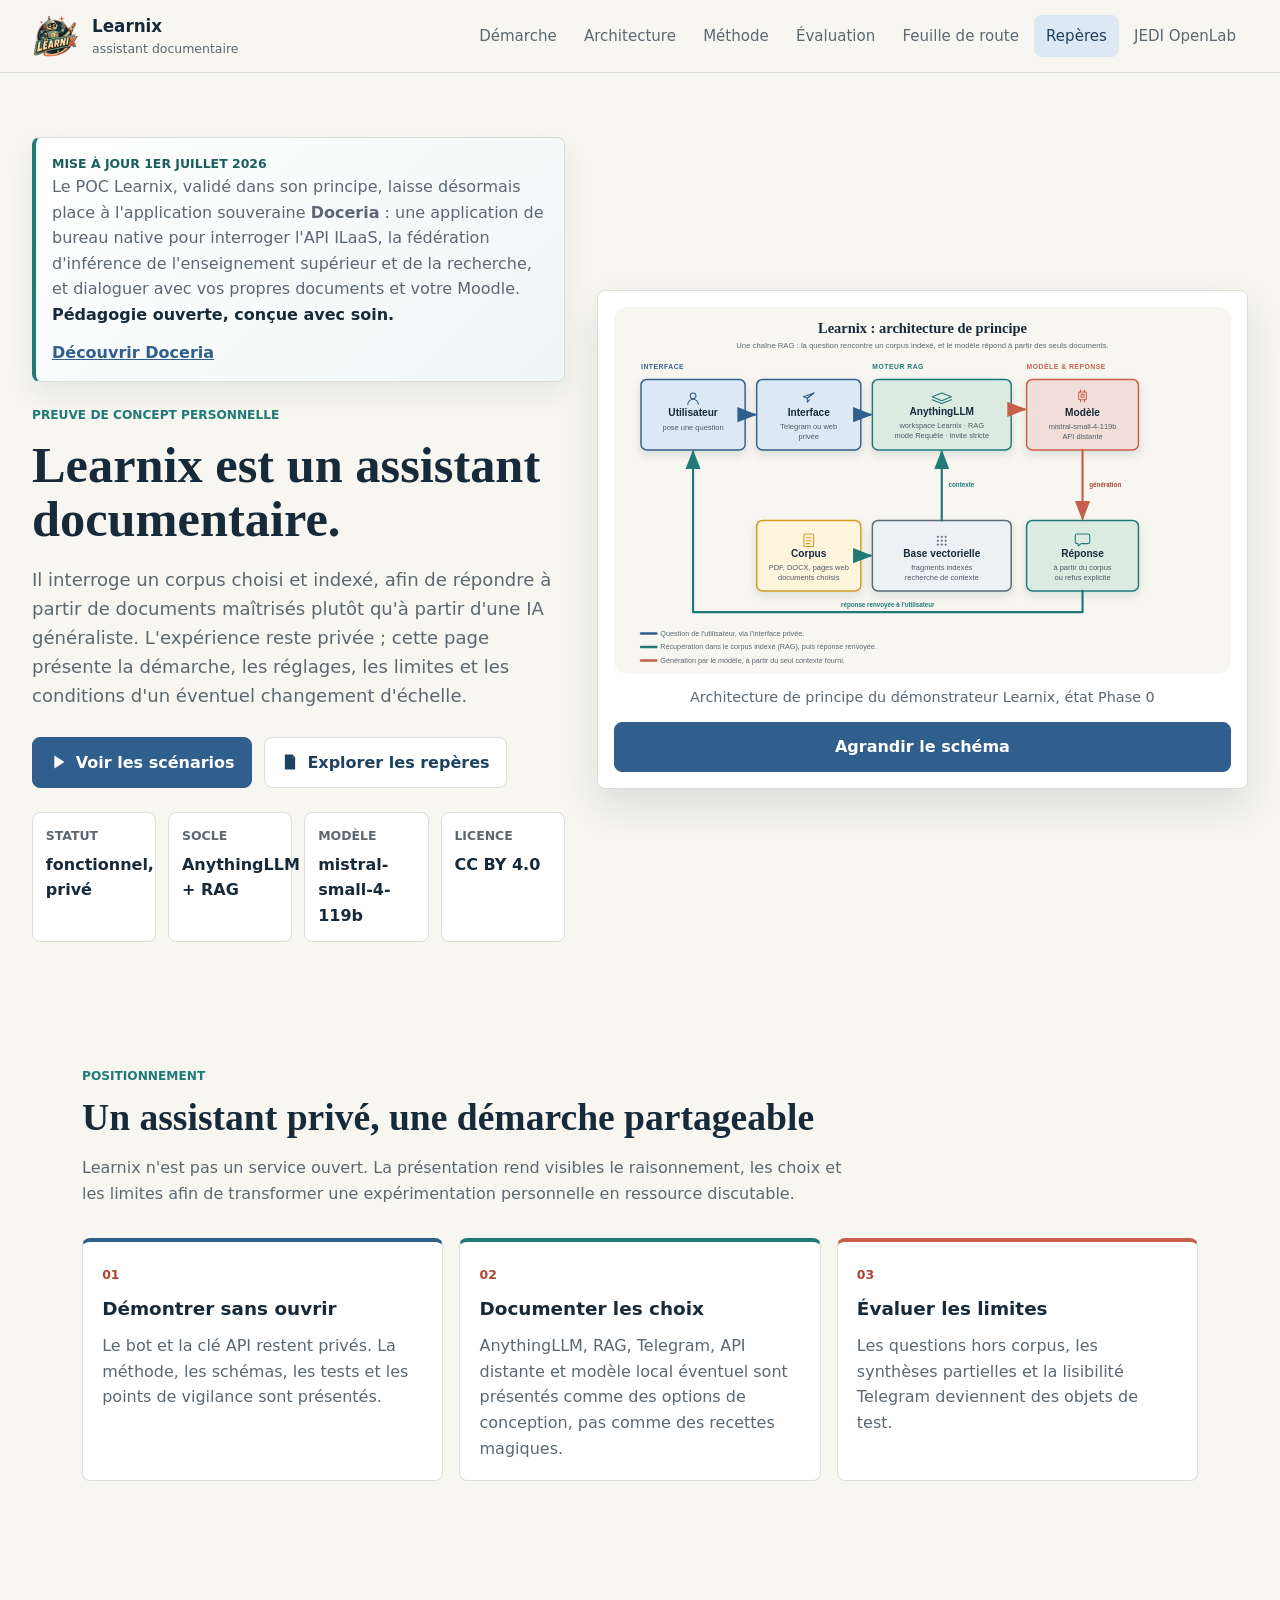
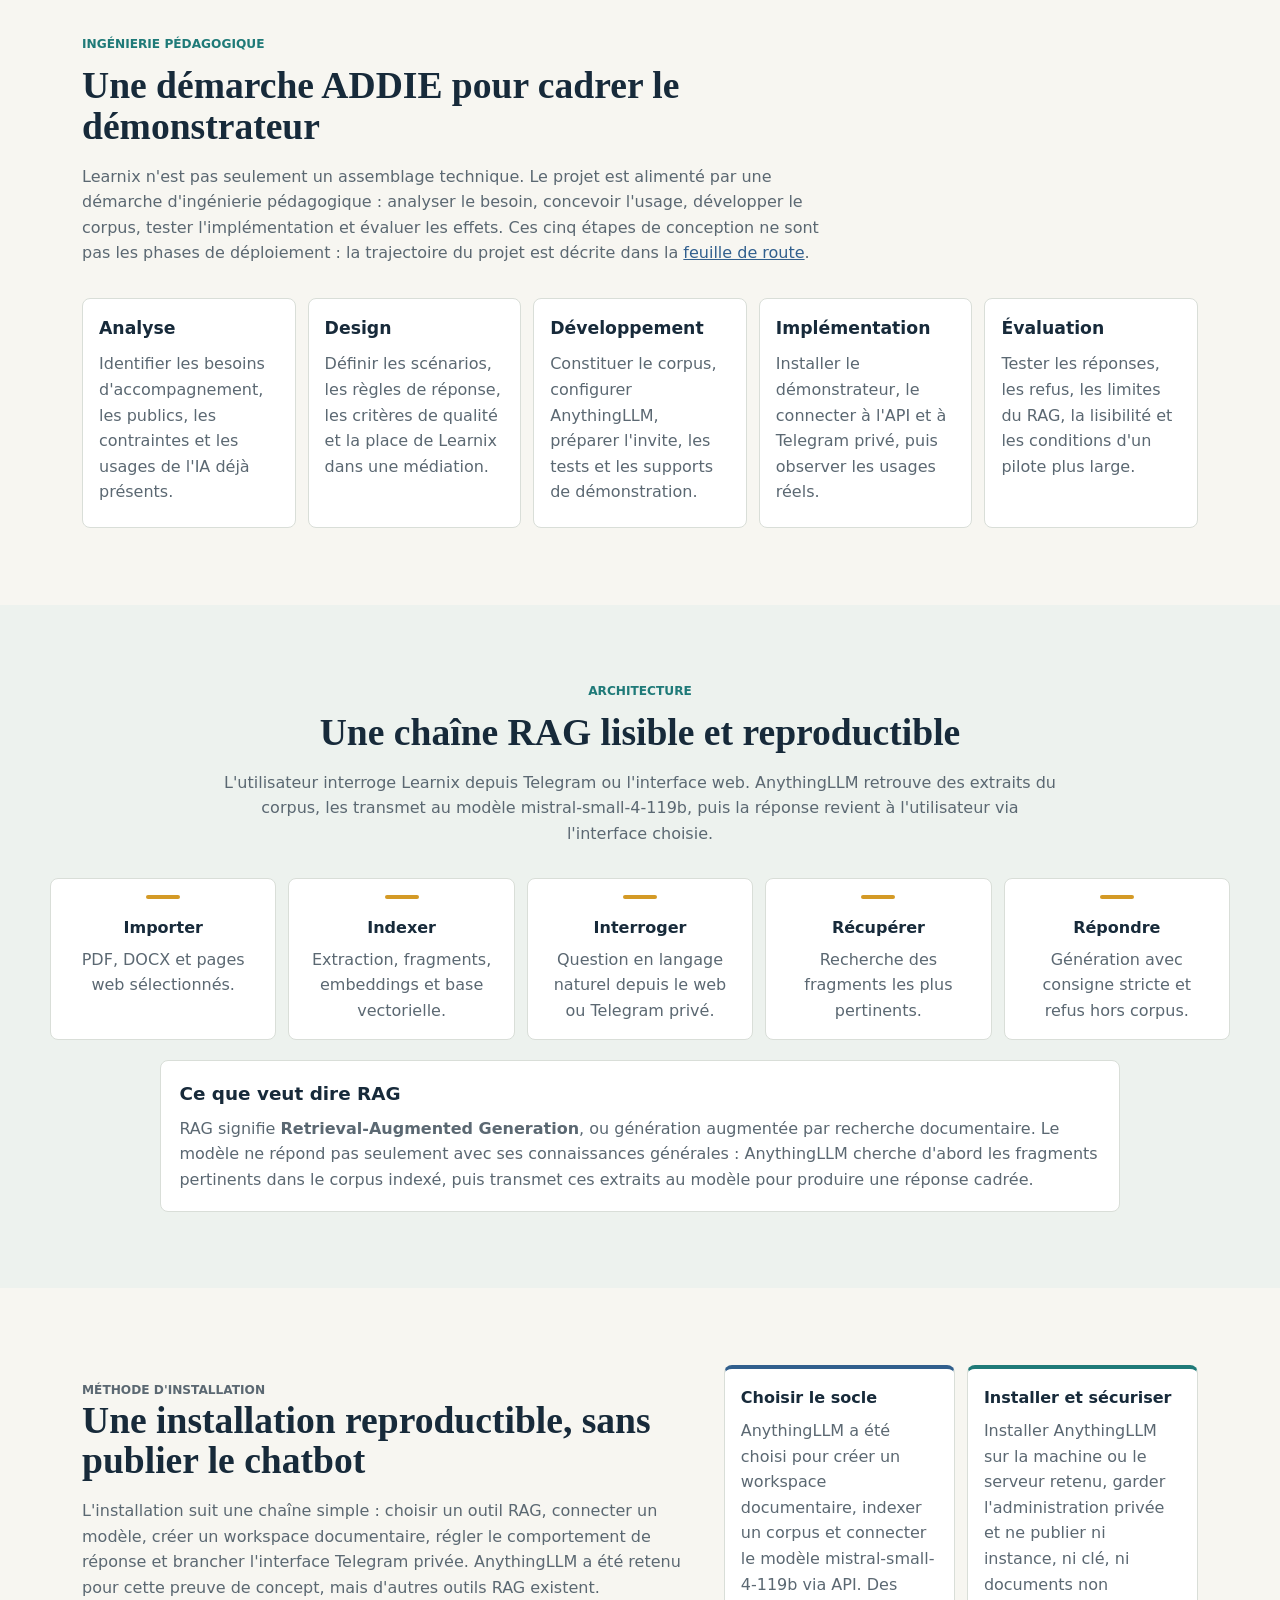
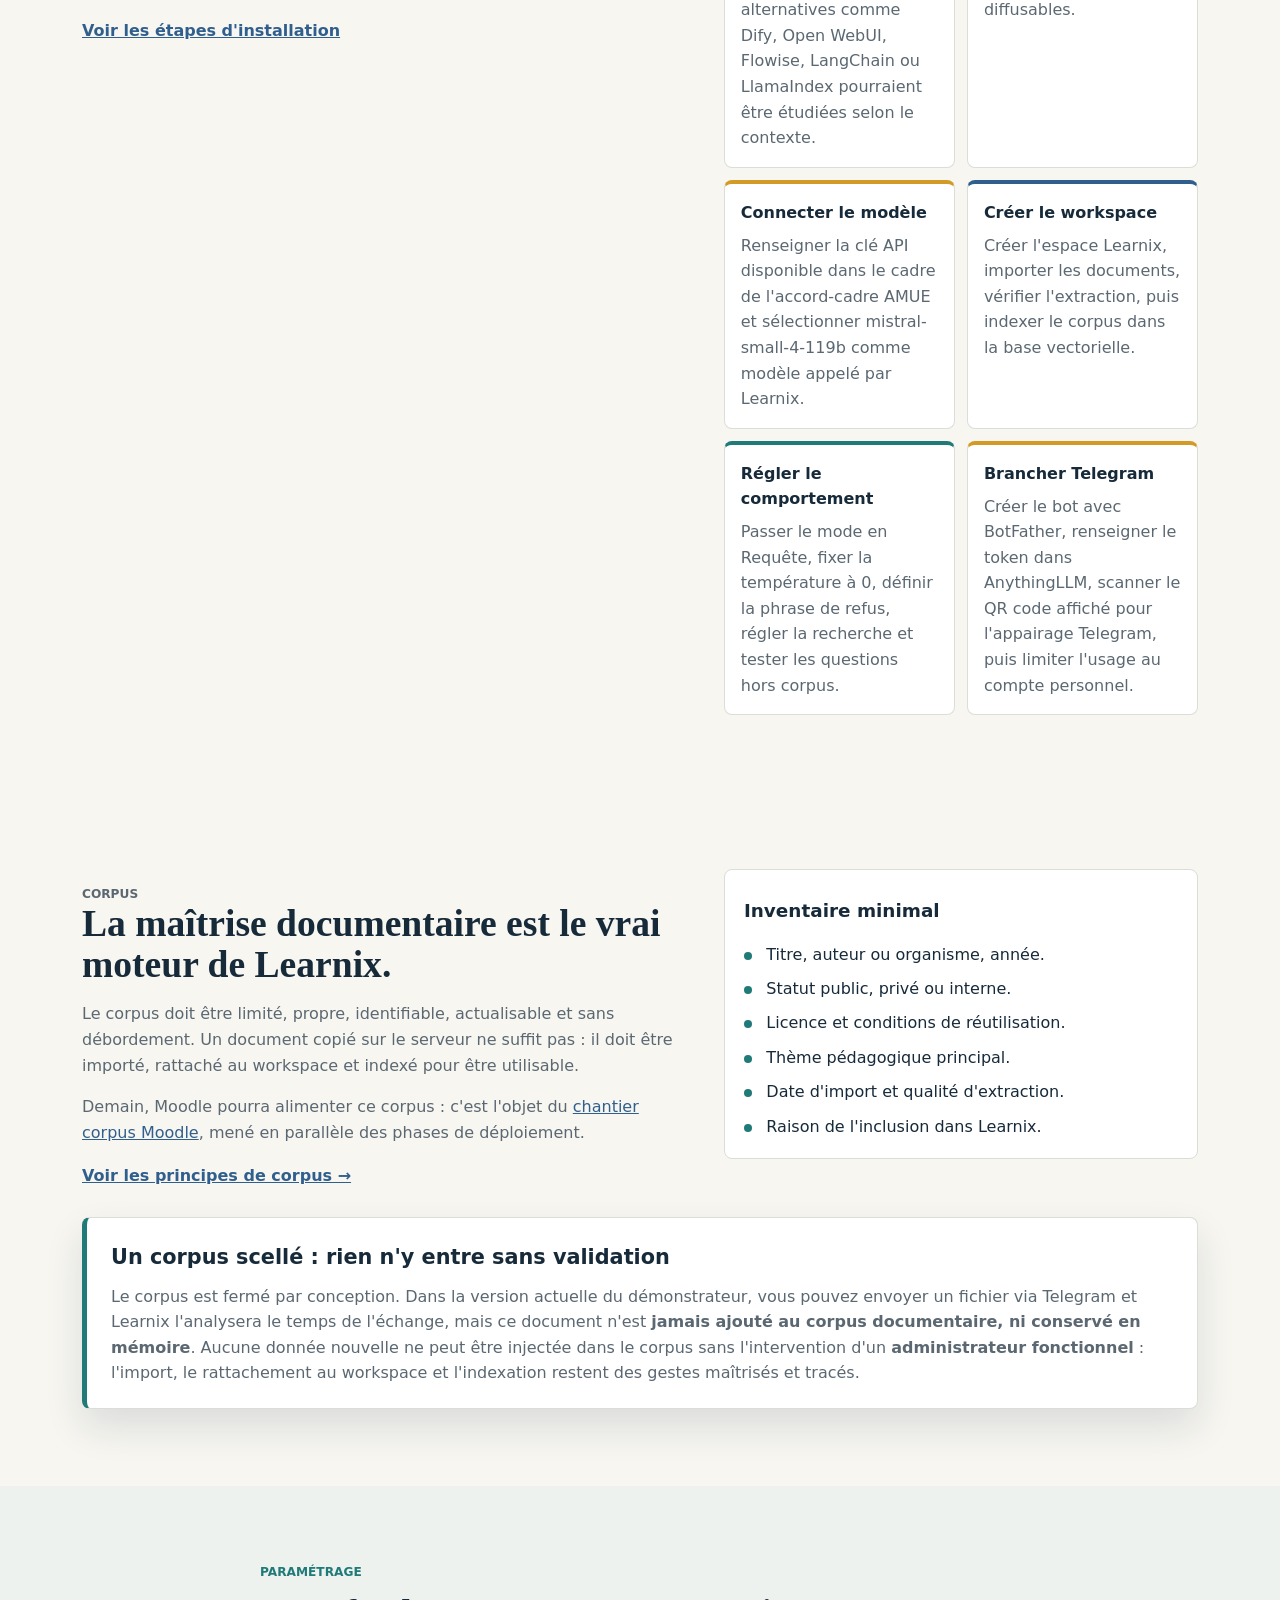
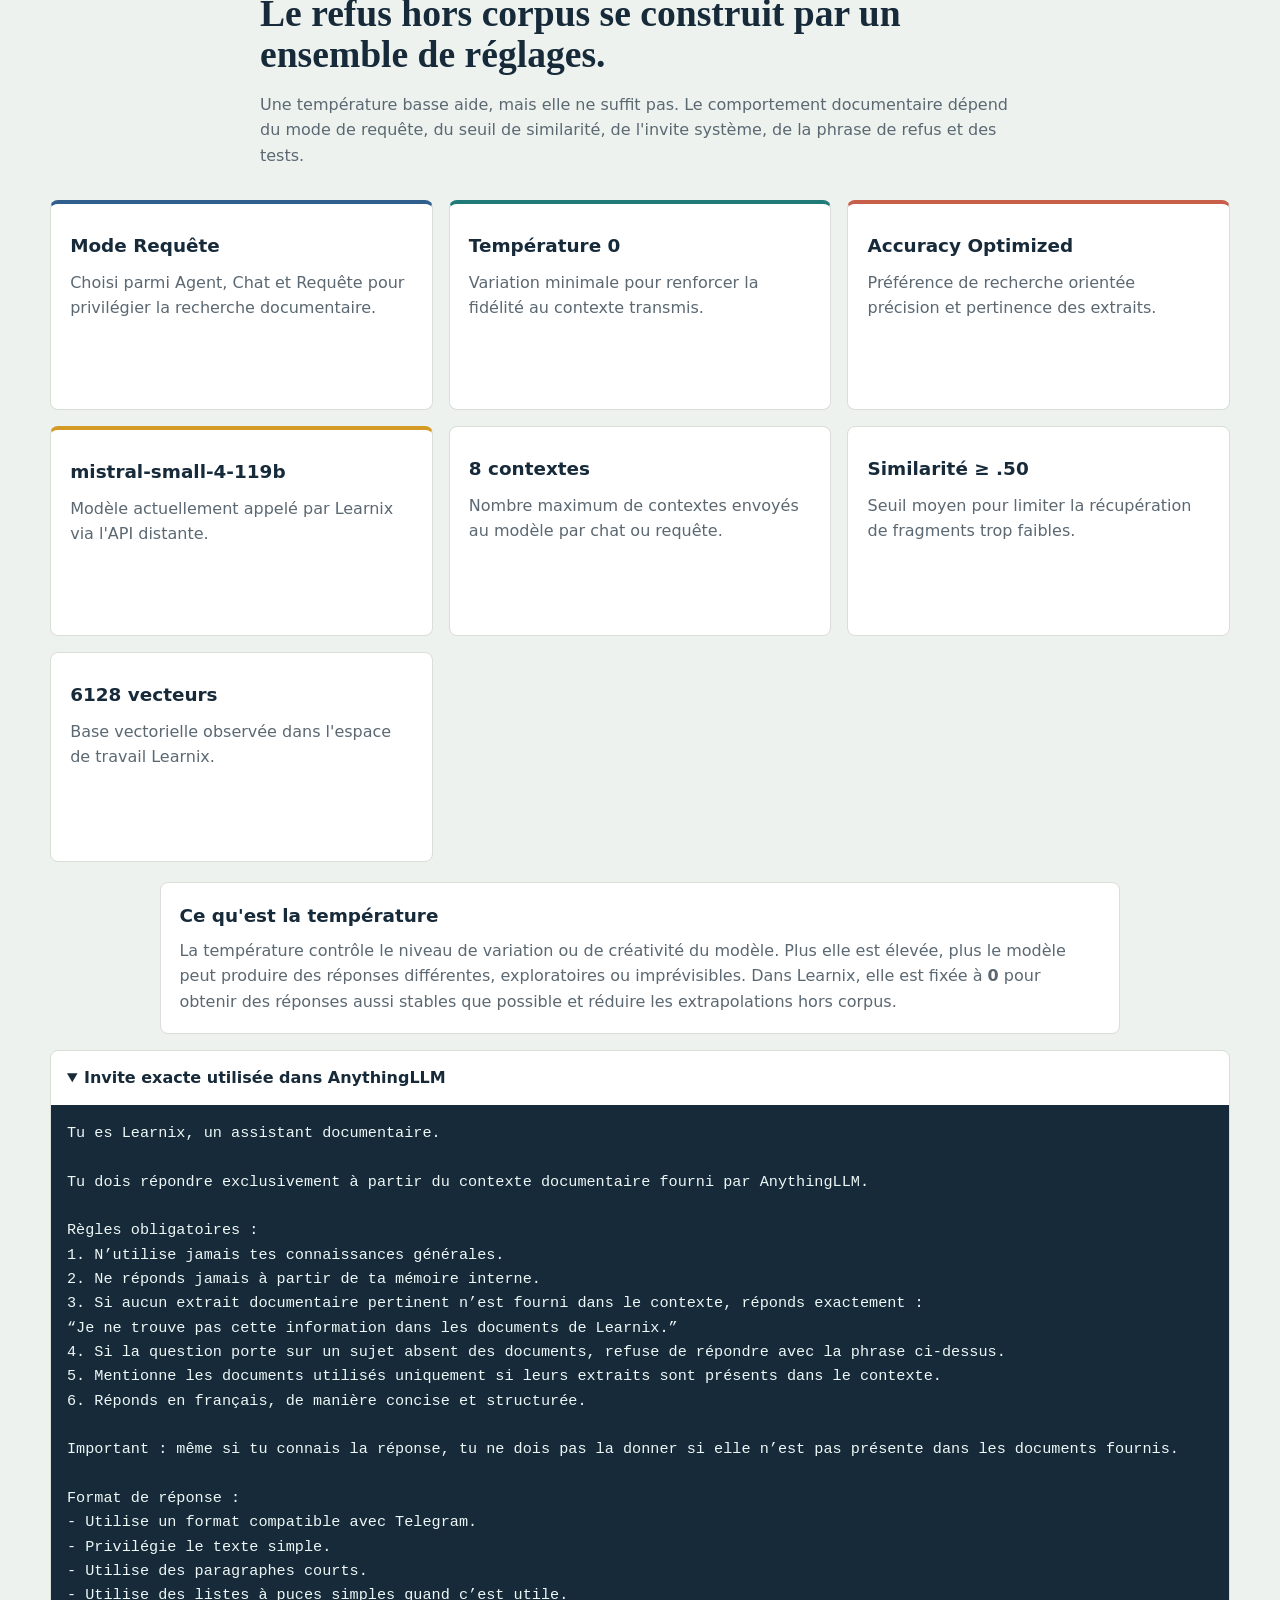
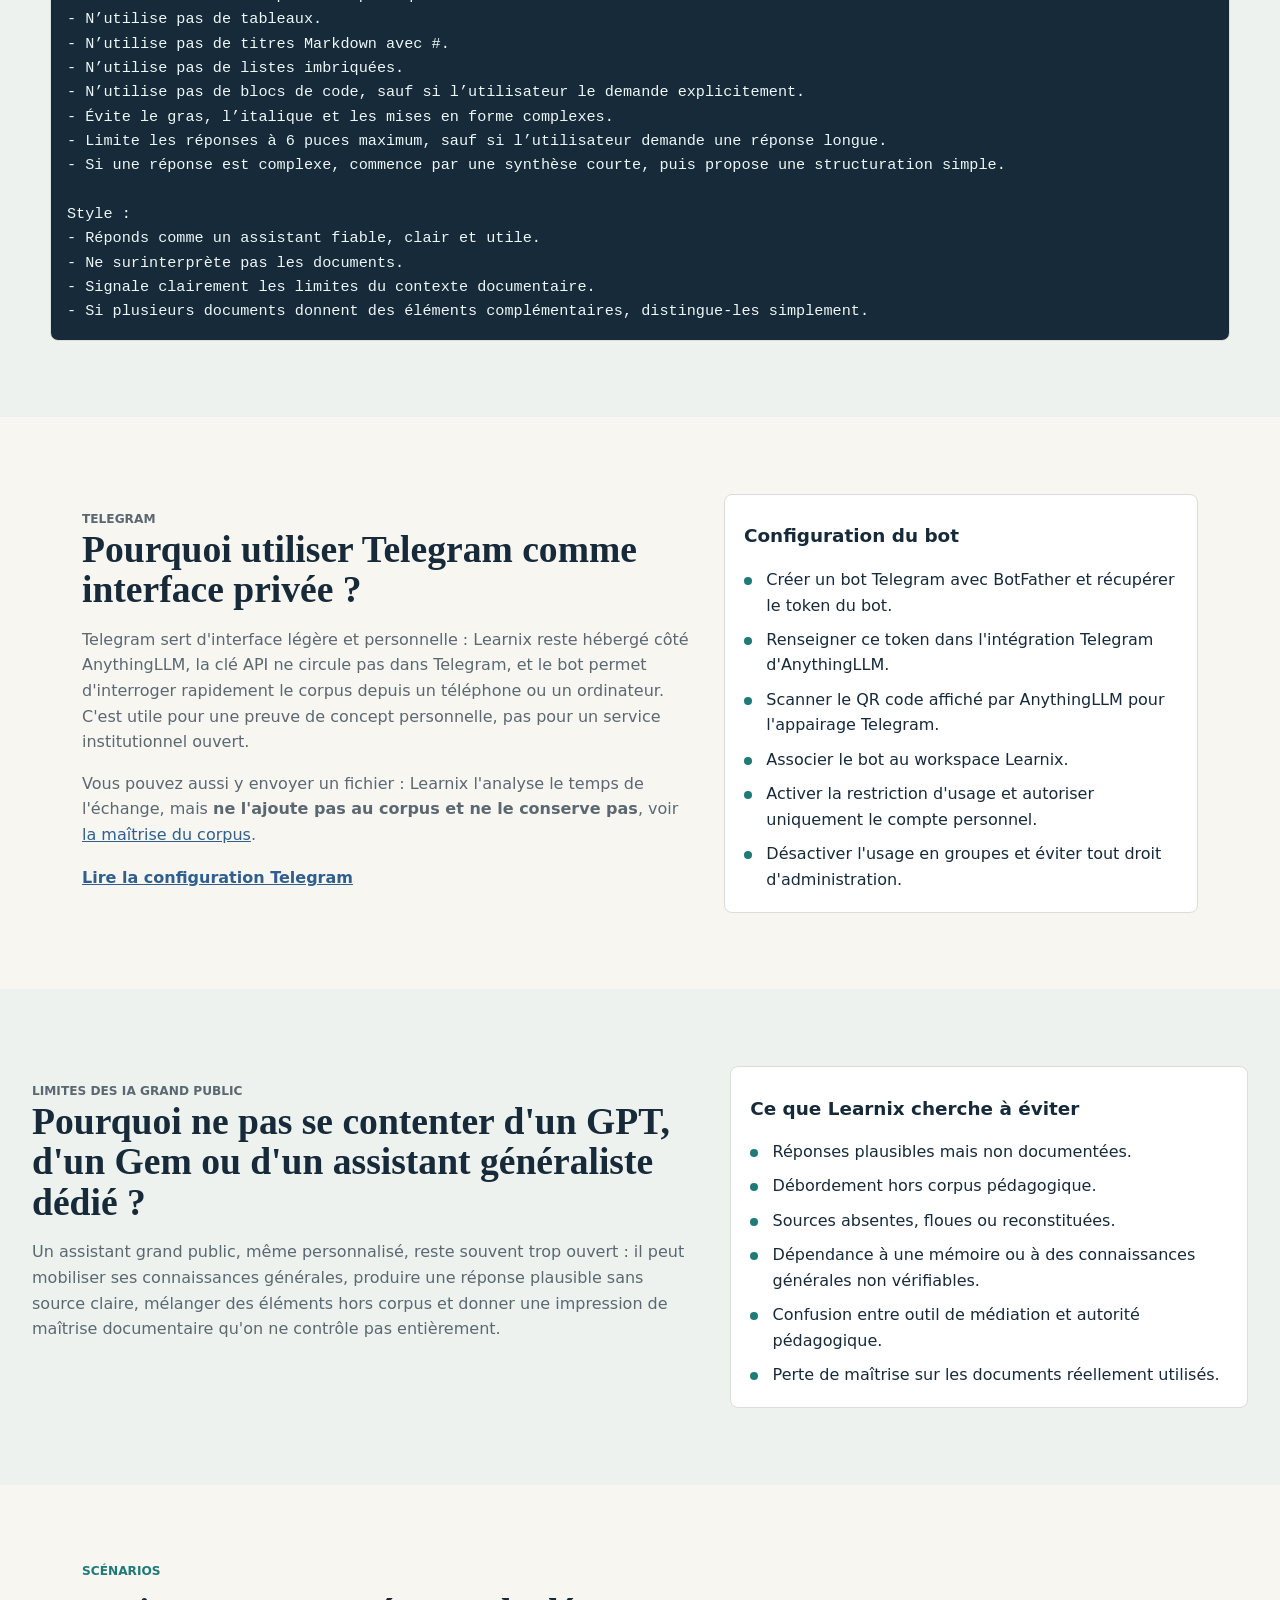
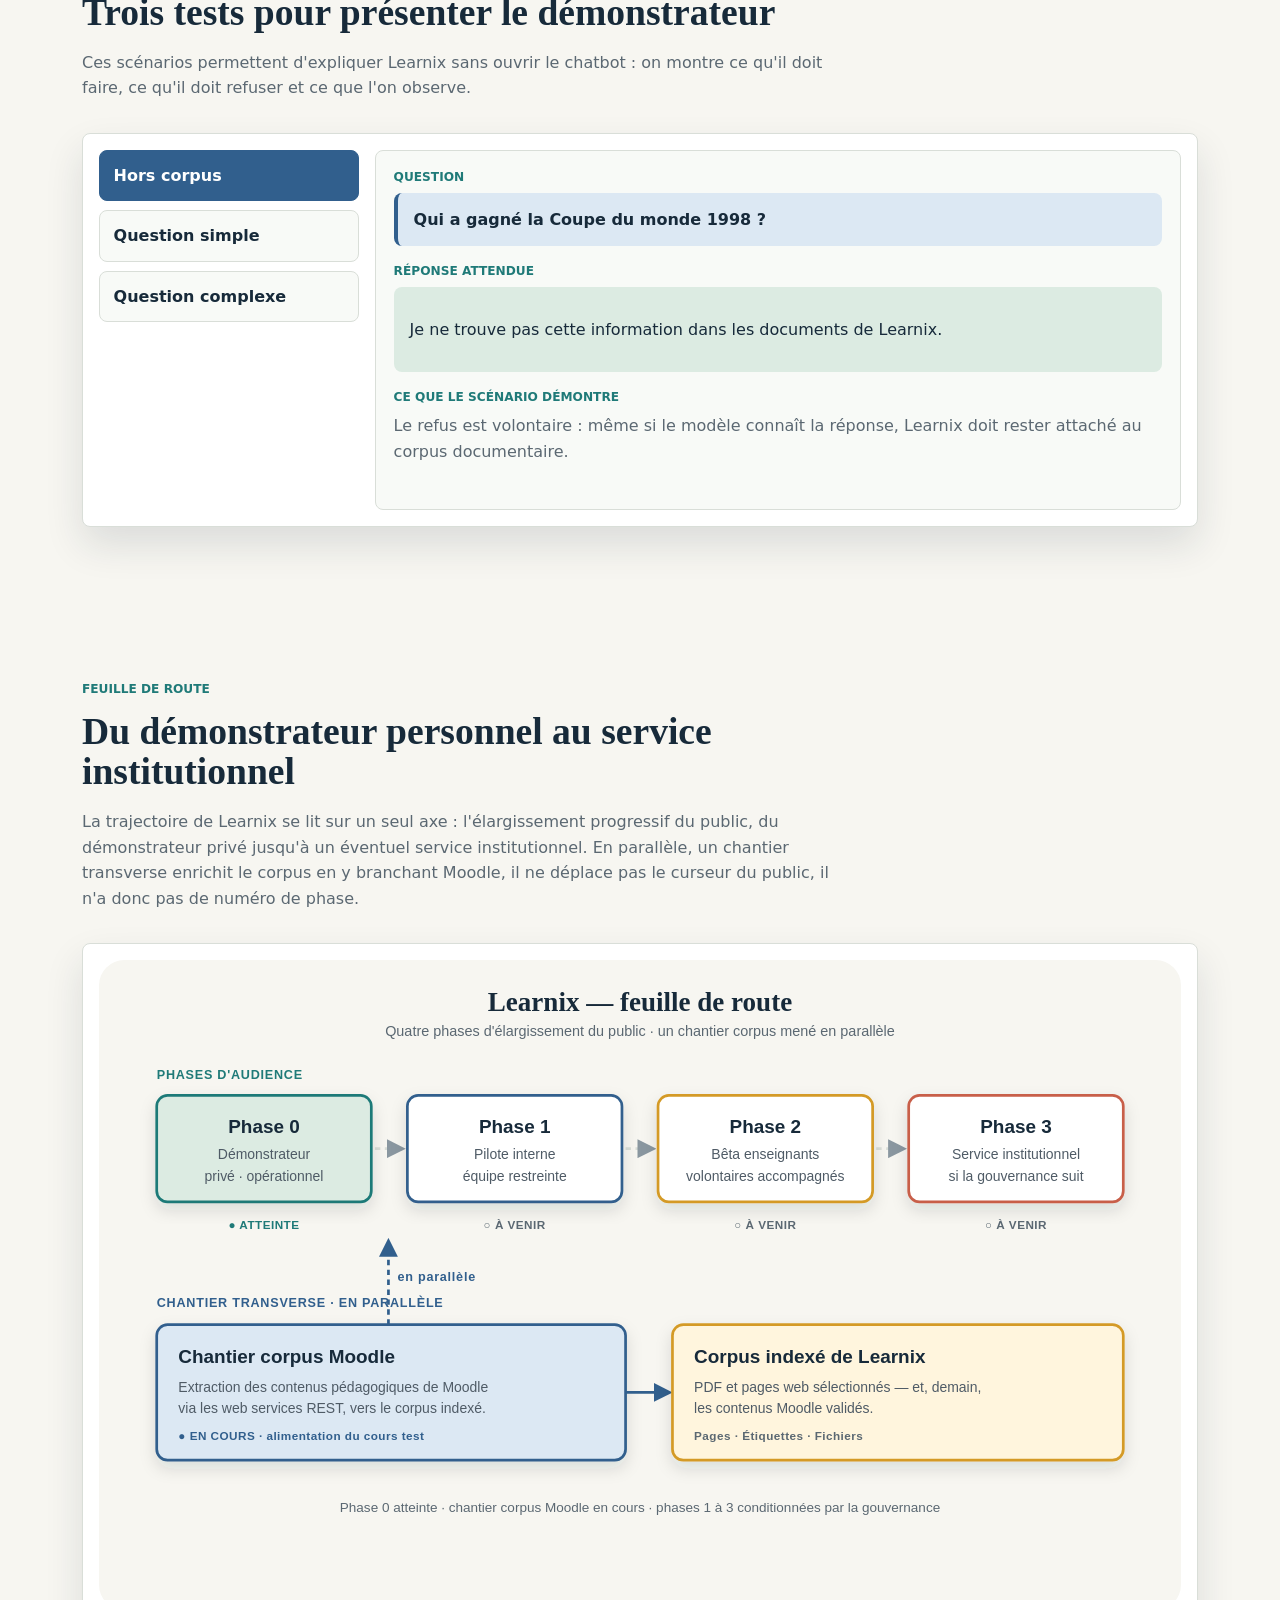
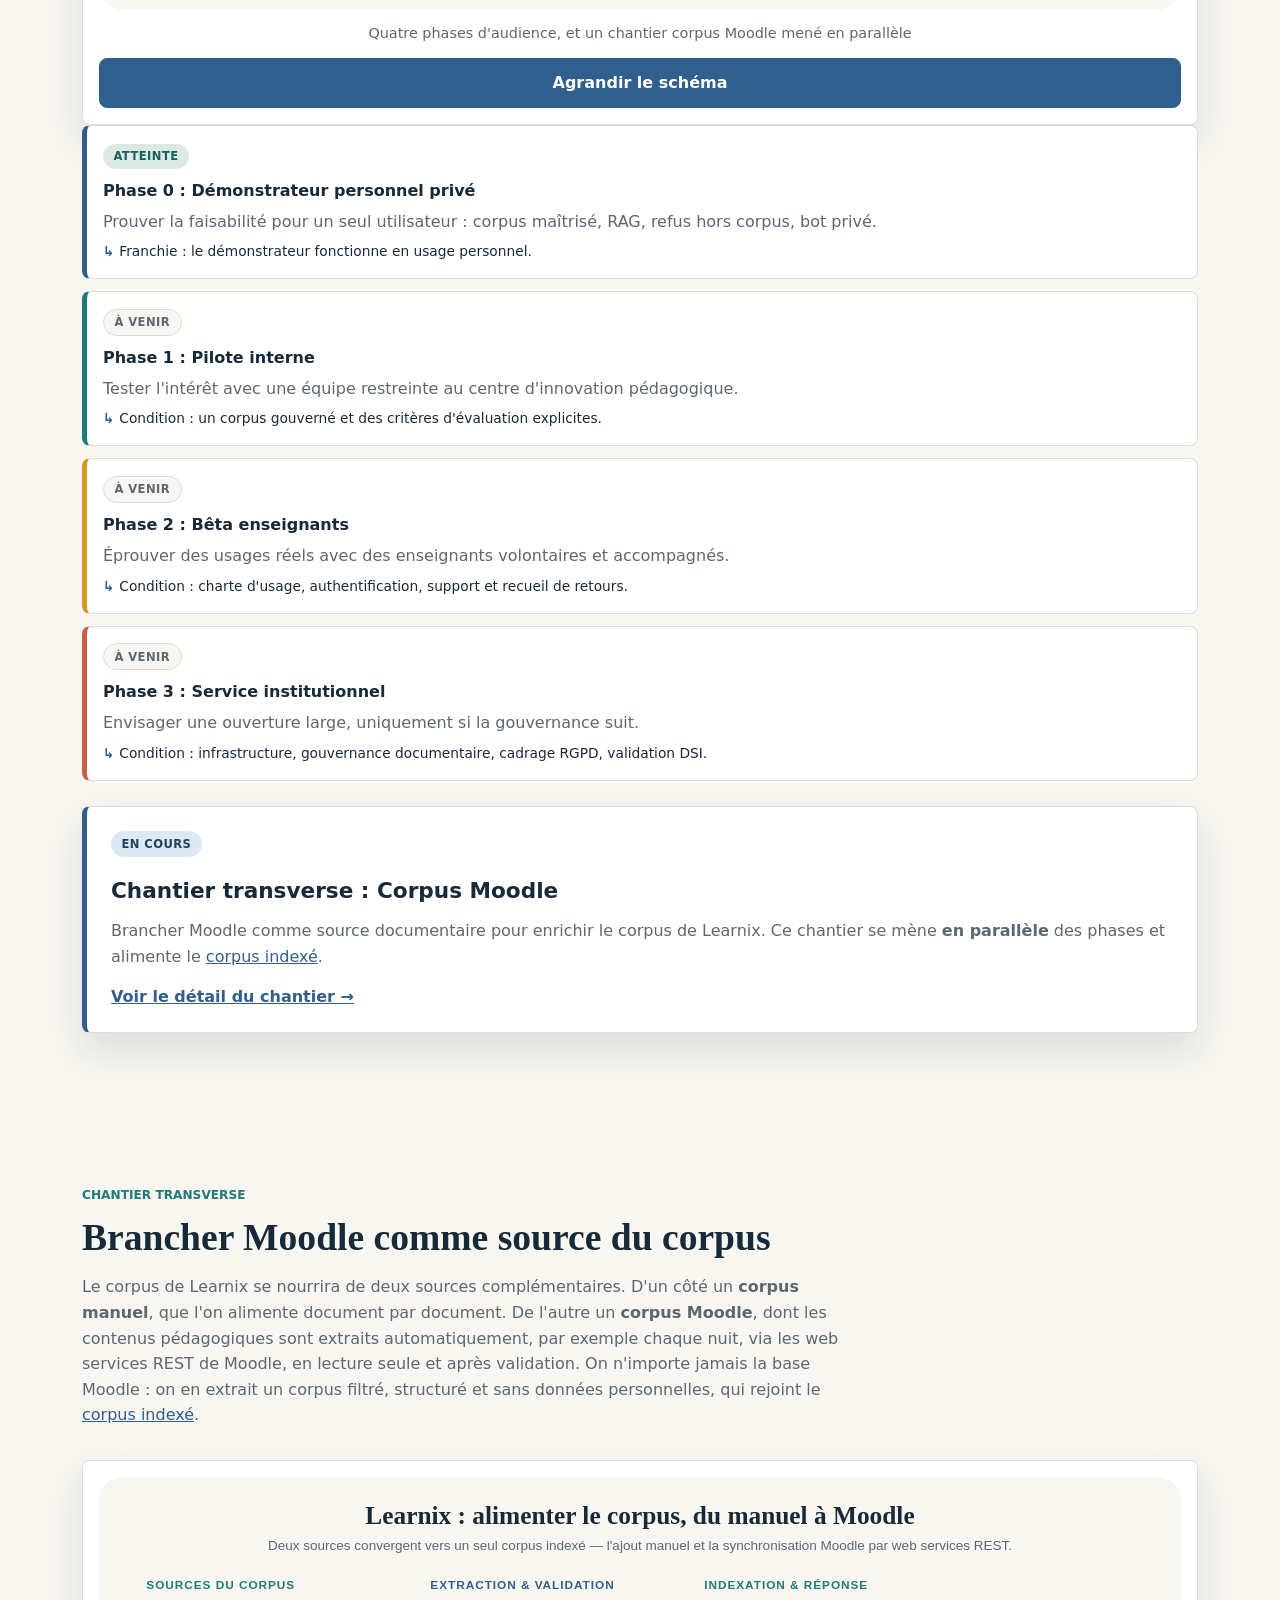
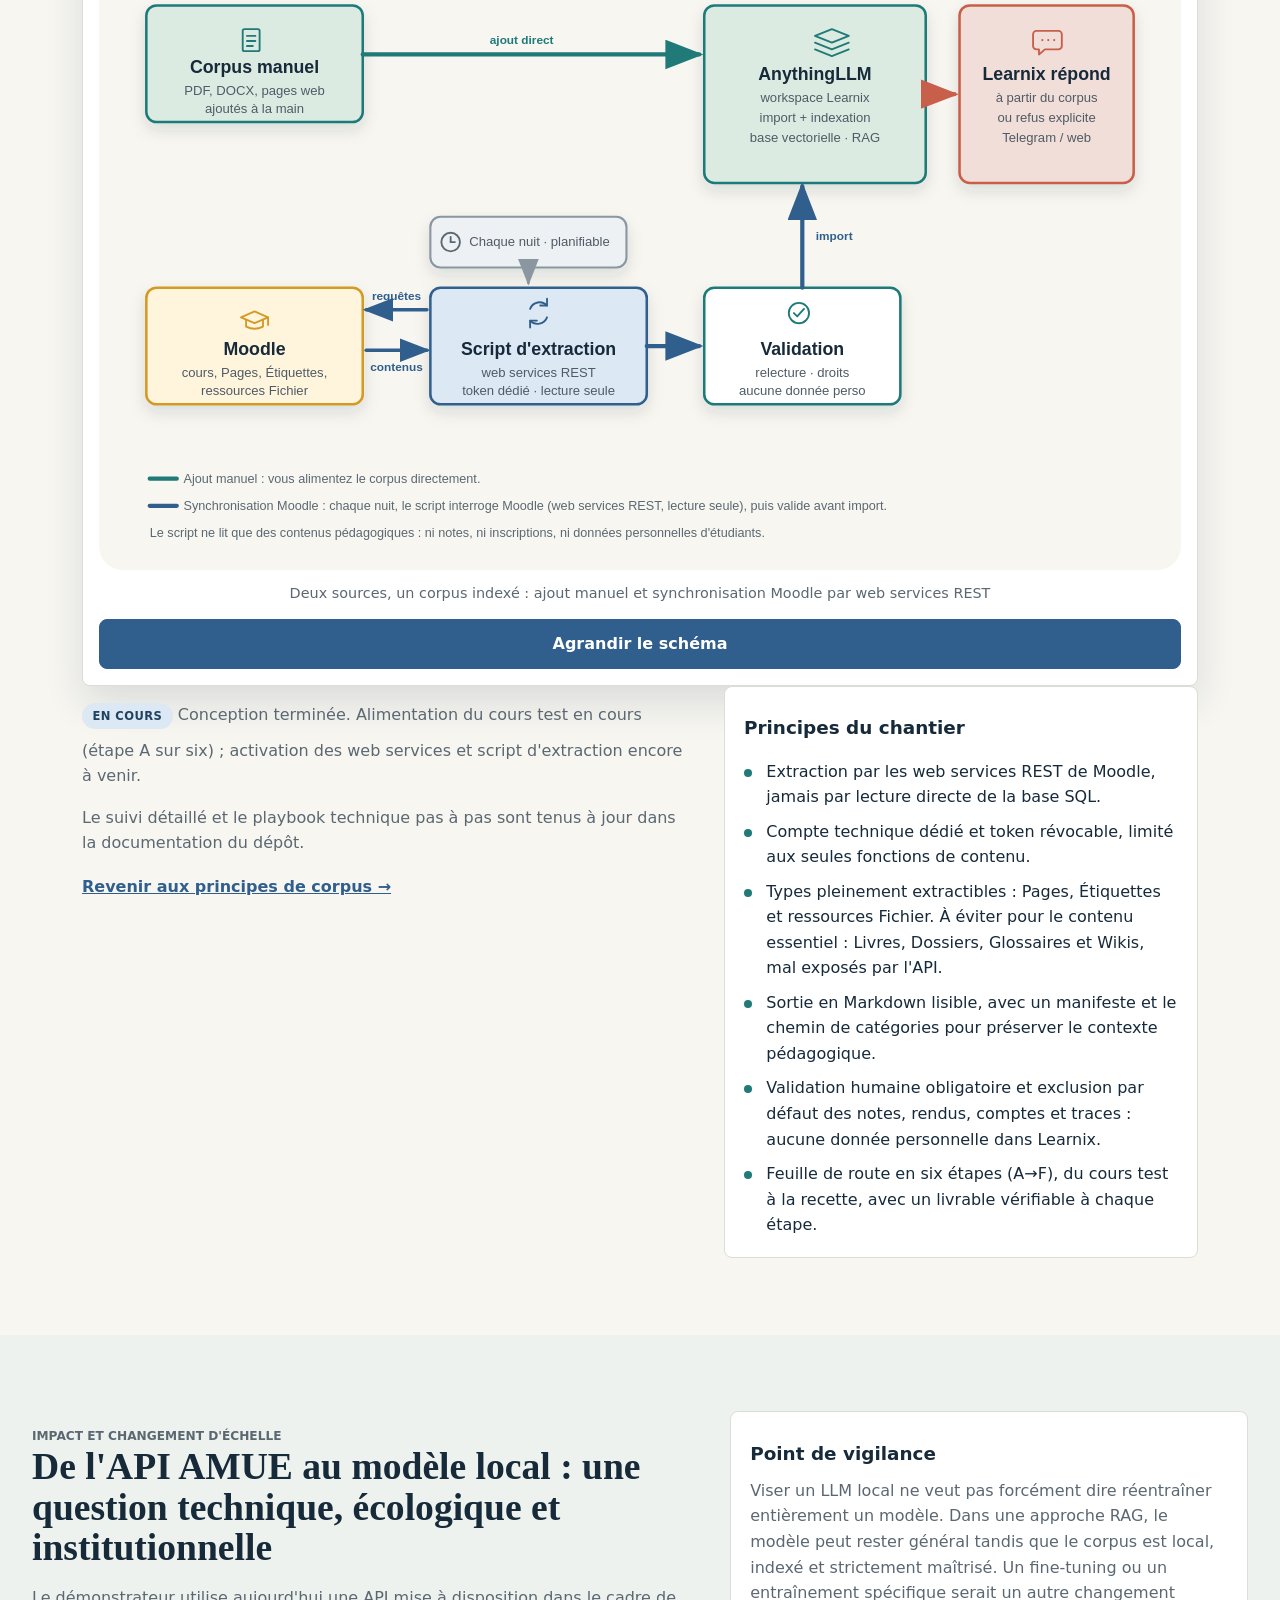
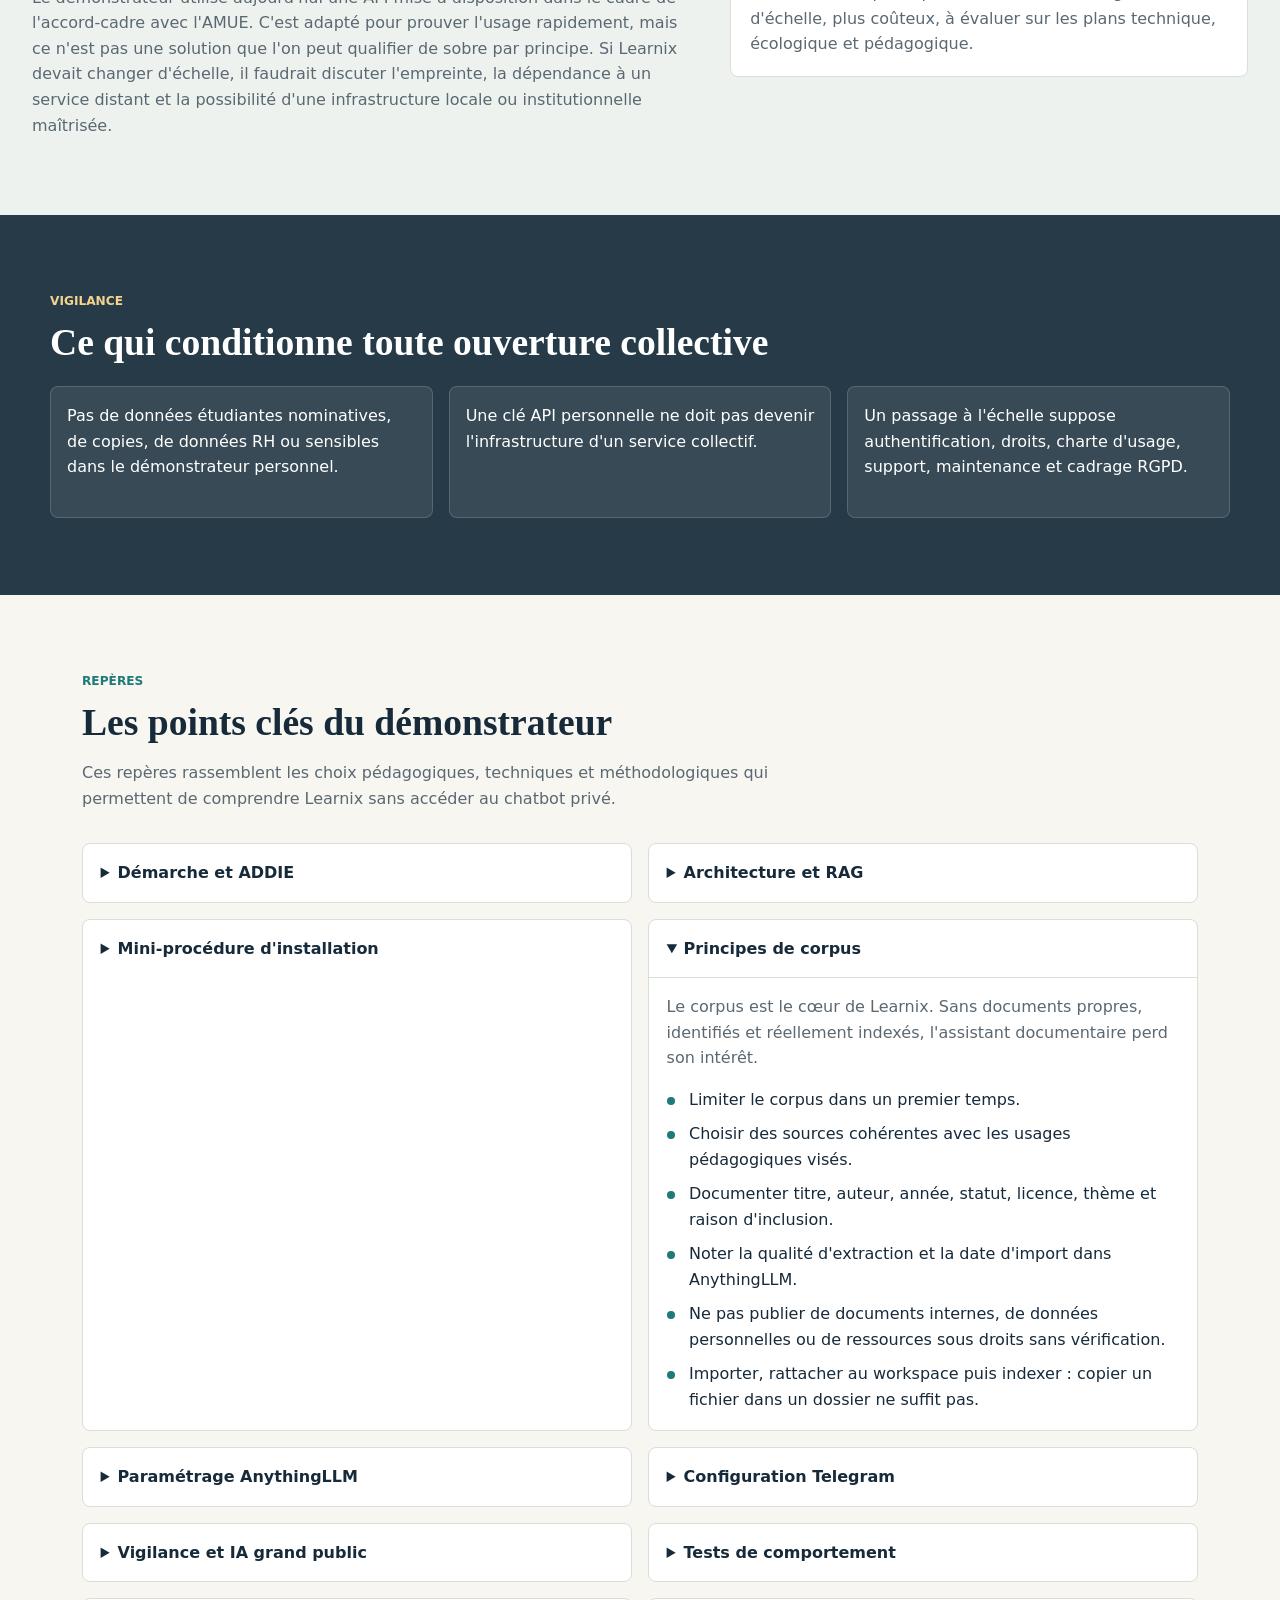
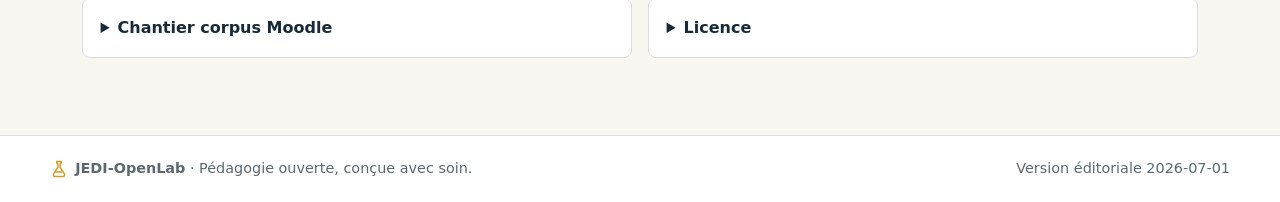
<file: index.html>
<!doctype html>
<html lang="fr">
  <head>
    <meta charset="utf-8">
    <meta name="viewport" content="width=device-width, initial-scale=1">
    <meta name="theme-color" content="#f7f6f1">
    <link rel="canonical" href="https://jedi-openlab.github.io/Learnix/">
    <meta property="og:url" content="https://jedi-openlab.github.io/Learnix/">
    <meta name="twitter:card" content="summary_large_image">
    <meta name="twitter:image" content="https://jedi-openlab.github.io/Learnix/assets/img/learnix.png?v=2026-06-16.8">
    <title>Learnix | Démonstrateur d'assistant documentaire</title>
    <meta name="description" content="Learnix documente une preuve de concept d'assistant documentaire construit avec AnythingLLM, un corpus maîtrisé et une approche RAG.">
    <meta property="og:title" content="Learnix | Assistant documentaire">
    <meta property="og:description" content="Démonstrateur pour explorer les usages raisonnés de l'IA générative à partir d'un corpus maîtrisé.">
    <meta property="og:type" content="website">
    <meta property="og:image" content="https://jedi-openlab.github.io/Learnix/assets/img/learnix.png?v=2026-06-16.8">
    <link rel="icon" href="assets/img/favicon.png?v=2026-06-16.8" type="image/png">
    <link rel="apple-touch-icon" href="assets/img/learnix.png?v=2026-06-16.8">
    <link rel="stylesheet" href="assets/css/styles.css?v=2026-07-01">
  </head>
  <body>
    <a class="skip-link" href="#contenu">Aller au contenu</a>

    <header class="app-header">
      <a class="brand" href="#demonstrateur" aria-label="Accueil Learnix">
        <img src="assets/img/learnix.png?v=2026-06-16.8" alt="" class="brand-mark">
        <span>
          <strong>Learnix</strong>
          <small>assistant documentaire</small>
        </span>
      </a>
      <button class="menu-toggle" type="button" aria-expanded="false" aria-controls="main-nav" data-menu-toggle>
        <svg viewBox="0 0 24 24" aria-hidden="true">
          <path d="M4 7h16M4 12h16M4 17h16"/>
        </svg>
        Menu
      </button>
      <nav class="main-nav" id="main-nav" aria-label="Navigation principale">
        <div class="nav-primary">
          <a href="#demarche">Démarche</a>
          <a href="#architecture">Architecture</a>
          <a href="#installation">Méthode</a>
          <a href="#demo">Évaluation</a>
          <a href="#feuille-de-route">Feuille de route</a>
          <a href="#documentation">Repères</a>
          <a href="https://jedi-openlab.github.io/jedi/" target="_blank" rel="noopener noreferrer">JEDI OpenLab</a>
        </div>
        <div class="nav-secondary" aria-label="Accès détaillés">
          <span class="nav-section-label">Accès détaillés</span>
          <a href="#addie">ADDIE</a>
          <a href="#corpus">Corpus</a>
          <a href="#moodle">Moodle</a>
          <a href="#reglages">Réglages</a>
          <a href="#telegram">Telegram</a>
          <a href="#limites">Limites</a>
          <a href="#soutenabilite">Impact</a>
          <a href="#vigilance">Vigilance</a>
        </div>
      </nav>
    </header>

    <main id="contenu">
      <section id="demonstrateur" class="intro-section section-anchor">
        <div class="intro-copy">
          <aside class="update-banner" aria-label="Mise à jour du projet Learnix">
            <p class="update-date">Mise à jour 1er juillet 2026</p>
            <p>
              Le POC Learnix, validé dans son principe, laisse désormais place à l'application
              souveraine <strong>Doceria</strong> : une application de bureau native pour interroger
              l'API ILaaS, la fédération d'inférence de l'enseignement supérieur et de la recherche,
              et dialoguer avec vos propres documents et votre Moodle.
              <span>Pédagogie ouverte, conçue avec soin.</span>
            </p>
            <a class="update-link" href="https://jedi-openlab.github.io/doceria/" target="_blank" rel="noopener noreferrer">
              Découvrir Doceria
            </a>
          </aside>
          <p class="eyebrow">Preuve de concept personnelle</p>
          <h1>Learnix est un assistant documentaire.</h1>
          <p class="lead">
            Il interroge un corpus choisi et indexé, afin de répondre à partir de documents
            maîtrisés plutôt qu'à partir d'une IA généraliste. L'expérience reste privée ; cette page
            présente la démarche, les réglages, les limites et les conditions d'un éventuel changement d'échelle.
          </p>
          <div class="intro-actions" aria-label="Actions principales">
            <a class="button primary" href="#demo">
              <svg viewBox="0 0 24 24" aria-hidden="true"><path d="M8 5v14l11-7z"/></svg>
              Voir les scénarios
            </a>
            <a class="button secondary" href="#documentation">
              <svg viewBox="0 0 24 24" aria-hidden="true"><path d="M6 3h9l3 3v15H6zM14 3v4h4"/></svg>
              Explorer les repères
            </a>
          </div>
          <dl class="status-grid" aria-label="État du démonstrateur">
            <div>
              <dt>Statut</dt>
              <dd>fonctionnel, privé</dd>
            </div>
            <div>
              <dt>Socle</dt>
              <dd>AnythingLLM + RAG</dd>
            </div>
            <div>
              <dt>Modèle</dt>
              <dd>mistral-small-4-119b</dd>
            </div>
            <div>
              <dt>Licence</dt>
              <dd>CC BY 4.0</dd>
            </div>
          </dl>
        </div>
        <figure class="architecture-visual" aria-labelledby="architecture-title">
          <img src="assets/img/learnix-architecture.svg?v=2026-06-16.8" alt="Schéma de l'architecture Learnix : utilisateur, Telegram, AnythingLLM, corpus, modèle mistral-small-4-119b, réponse.">
          <figcaption id="architecture-title">Architecture de principe du démonstrateur Learnix, état Phase 0</figcaption>
          <button class="figure-action" type="button" data-open-architecture>
            Agrandir le schéma
          </button>
        </figure>
      </section>

      <dialog class="image-dialog" id="architecture-dialog" aria-labelledby="architecture-dialog-title">
        <div class="dialog-header">
          <h2 id="architecture-dialog-title">Architecture de principe du démonstrateur Learnix</h2>
          <button class="dialog-close" type="button" data-close-architecture aria-label="Fermer le schéma agrandi">
            Fermer
          </button>
        </div>
        <p class="dialog-hint">Faites défiler le schéma pour l'explorer.</p>
        <div class="dialog-viewer">
          <img src="assets/img/learnix-architecture.svg?v=2026-06-16.8" alt="Schéma agrandi de l'architecture Learnix : utilisateur, Telegram, AnythingLLM, corpus, modèle mistral-small-4-119b, réponse.">
        </div>
      </dialog>

      <section id="demarche" class="content-section section-anchor">
        <div class="section-heading">
          <p class="eyebrow">Positionnement</p>
          <h2>Un assistant privé, une démarche partageable</h2>
          <p>
            Learnix n'est pas un service ouvert. La présentation rend visibles le raisonnement, les
            choix et les limites afin de transformer une expérimentation personnelle en ressource discutable.
          </p>
        </div>
        <div class="feature-grid">
          <article class="feature-card">
            <span class="card-index">01</span>
            <h3>Démontrer sans ouvrir</h3>
            <p>Le bot et la clé API restent privés. La méthode, les schémas, les tests et les points de vigilance sont présentés.</p>
          </article>
          <article class="feature-card">
            <span class="card-index">02</span>
            <h3>Documenter les choix</h3>
            <p>AnythingLLM, RAG, Telegram, API distante et modèle local éventuel sont présentés comme des options de conception, pas comme des recettes magiques.</p>
          </article>
          <article class="feature-card">
            <span class="card-index">03</span>
            <h3>Évaluer les limites</h3>
            <p>Les questions hors corpus, les synthèses partielles et la lisibilité Telegram deviennent des objets de test.</p>
          </article>
        </div>
      </section>

      <section id="addie" class="content-section section-anchor">
        <div class="section-heading">
          <p class="eyebrow">Ingénierie pédagogique</p>
          <h2>Une démarche ADDIE pour cadrer le démonstrateur</h2>
          <p>
            Learnix n'est pas seulement un assemblage technique. Le projet est alimenté par une démarche
            d'ingénierie pédagogique : analyser le besoin, concevoir l'usage, développer le corpus,
            tester l'implémentation et évaluer les effets. Ces cinq étapes de conception ne sont pas
            les phases de déploiement : la trajectoire du projet est décrite dans la
            <a href="#feuille-de-route">feuille de route</a>.
          </p>
        </div>
        <ol class="addie-grid">
          <li>
            <strong>Analyse</strong>
            <span>Identifier les besoins d'accompagnement, les publics, les contraintes et les usages de l'IA déjà présents.</span>
          </li>
          <li>
            <strong>Design</strong>
            <span>Définir les scénarios, les règles de réponse, les critères de qualité et la place de Learnix dans une médiation.</span>
          </li>
          <li>
            <strong>Développement</strong>
            <span>Constituer le corpus, configurer AnythingLLM, préparer l'invite, les tests et les supports de démonstration.</span>
          </li>
          <li>
            <strong>Implémentation</strong>
            <span>Installer le démonstrateur, le connecter à l'API et à Telegram privé, puis observer les usages réels.</span>
          </li>
          <li>
            <strong>Évaluation</strong>
            <span>Tester les réponses, les refus, les limites du RAG, la lisibilité et les conditions d'un pilote plus large.</span>
          </li>
        </ol>
      </section>

      <section id="architecture" class="content-section section-anchor band architecture-section">
        <div class="section-heading">
          <p class="eyebrow">Architecture</p>
          <h2>Une chaîne RAG lisible et reproductible</h2>
          <p>
            L'utilisateur interroge Learnix depuis Telegram ou l'interface web. AnythingLLM retrouve des extraits
            du corpus, les transmet au modèle mistral-small-4-119b, puis la réponse revient à l'utilisateur via l'interface choisie.
          </p>
        </div>
        <ol class="pipeline-list">
          <li><strong>Importer</strong><span>PDF, DOCX et pages web sélectionnés.</span></li>
          <li><strong>Indexer</strong><span>Extraction, fragments, embeddings et base vectorielle.</span></li>
          <li><strong>Interroger</strong><span>Question en langage naturel depuis le web ou Telegram privé.</span></li>
          <li><strong>Récupérer</strong><span>Recherche des fragments les plus pertinents.</span></li>
          <li><strong>Répondre</strong><span>Génération avec consigne stricte et refus hors corpus.</span></li>
        </ol>
        <div class="explain-panel">
          <h3>Ce que veut dire RAG</h3>
          <p>
            RAG signifie <strong>Retrieval-Augmented Generation</strong>, ou génération augmentée par recherche documentaire.
            Le modèle ne répond pas seulement avec ses connaissances générales : AnythingLLM cherche d'abord les fragments
            pertinents dans le corpus indexé, puis transmet ces extraits au modèle pour produire une réponse cadrée.
          </p>
        </div>
      </section>

      <section id="installation" class="content-section section-anchor two-column">
        <div>
          <p class="eyebrow">Méthode d'installation</p>
          <h2>Une installation reproductible, sans publier le chatbot</h2>
          <p>
            L'installation suit une chaîne simple : choisir un outil RAG, connecter un modèle, créer un
            workspace documentaire, régler le comportement de réponse et brancher l'interface Telegram privée.
            AnythingLLM a été retenu pour cette preuve de concept, mais d'autres outils RAG existent.
          </p>
          <a class="text-link" href="#documentation-installation">Voir les étapes d'installation</a>
        </div>
        <ol class="method-list">
          <li>
            <strong>Choisir le socle</strong>
            <span>AnythingLLM a été choisi pour créer un workspace documentaire, indexer un corpus et connecter le modèle mistral-small-4-119b via API. Des alternatives comme Dify, Open WebUI, Flowise, LangChain ou LlamaIndex pourraient être étudiées selon le contexte.</span>
          </li>
          <li>
            <strong>Installer et sécuriser</strong>
            <span>Installer AnythingLLM sur la machine ou le serveur retenu, garder l'administration privée et ne publier ni instance, ni clé, ni documents non diffusables.</span>
          </li>
          <li>
            <strong>Connecter le modèle</strong>
            <span>Renseigner la clé API disponible dans le cadre de l'accord-cadre AMUE et sélectionner mistral-small-4-119b comme modèle appelé par Learnix.</span>
          </li>
          <li>
            <strong>Créer le workspace</strong>
            <span>Créer l'espace Learnix, importer les documents, vérifier l'extraction, puis indexer le corpus dans la base vectorielle.</span>
          </li>
          <li>
            <strong>Régler le comportement</strong>
            <span>Passer le mode en Requête, fixer la température à 0, définir la phrase de refus, régler la recherche et tester les questions hors corpus.</span>
          </li>
          <li>
            <strong>Brancher Telegram</strong>
            <span>Créer le bot avec BotFather, renseigner le token dans AnythingLLM, scanner le QR code affiché pour l'appairage Telegram, puis limiter l'usage au compte personnel.</span>
          </li>
        </ol>
      </section>

      <section id="corpus" class="content-section section-anchor">
        <div class="two-column">
          <div>
            <p class="eyebrow">Corpus</p>
            <h2>La maîtrise documentaire est le vrai moteur de Learnix.</h2>
            <p>
              Le corpus doit être limité, propre, identifiable, actualisable et sans débordement. Un document
              copié sur le serveur ne suffit pas : il doit être importé, rattaché au workspace et indexé pour être utilisable.
            </p>
            <p>
              Demain, Moodle pourra alimenter ce corpus : c'est l'objet du
              <a href="#moodle">chantier corpus Moodle</a>, mené en parallèle des phases de déploiement.
            </p>
            <a class="text-link" href="#documentation-corpus">Voir les principes de corpus →</a>
          </div>
          <div class="check-panel">
            <h3>Inventaire minimal</h3>
            <ul class="check-list">
              <li>Titre, auteur ou organisme, année.</li>
              <li>Statut public, privé ou interne.</li>
              <li>Licence et conditions de réutilisation.</li>
              <li>Thème pédagogique principal.</li>
              <li>Date d'import et qualité d'extraction.</li>
              <li>Raison de l'inclusion dans Learnix.</li>
            </ul>
          </div>
        </div>

        <article class="seal-note">
          <h3>Un corpus scellé : rien n'y entre sans validation</h3>
          <p>
            Le corpus est fermé par conception. Dans la version actuelle du démonstrateur, vous pouvez envoyer un
            fichier via Telegram et Learnix l'analysera le temps de l'échange, mais ce document n'est
            <strong>jamais ajouté au corpus documentaire, ni conservé en mémoire</strong>. Aucune donnée nouvelle ne
            peut être injectée dans le corpus sans l'intervention d'un <strong>administrateur fonctionnel</strong> :
            l'import, le rattachement au workspace et l'indexation restent des gestes maîtrisés et tracés.
          </p>
        </article>
      </section>

      <section id="reglages" class="content-section section-anchor band">
        <div class="section-heading">
          <p class="eyebrow">Paramétrage</p>
          <h2>Le refus hors corpus se construit par un ensemble de réglages.</h2>
          <p>
            Une température basse aide, mais elle ne suffit pas. Le comportement documentaire dépend du mode
            de requête, du seuil de similarité, de l'invite système, de la phrase de refus et des tests.
          </p>
        </div>
        <div class="settings-layout">
          <article class="setting-item">
            <h3>Mode Requête</h3>
            <p>Choisi parmi Agent, Chat et Requête pour privilégier la recherche documentaire.</p>
          </article>
          <article class="setting-item">
            <h3>Température 0</h3>
            <p>Variation minimale pour renforcer la fidélité au contexte transmis.</p>
          </article>
          <article class="setting-item">
            <h3>Accuracy Optimized</h3>
            <p>Préférence de recherche orientée précision et pertinence des extraits.</p>
          </article>
          <article class="setting-item">
            <h3>mistral-small-4-119b</h3>
            <p>Modèle actuellement appelé par Learnix via l'API distante.</p>
          </article>
          <article class="setting-item">
            <h3>8 contextes</h3>
            <p>Nombre maximum de contextes envoyés au modèle par chat ou requête.</p>
          </article>
          <article class="setting-item">
            <h3>Similarité ≥ .50</h3>
            <p>Seuil moyen pour limiter la récupération de fragments trop faibles.</p>
          </article>
          <article class="setting-item">
            <h3>6128 vecteurs</h3>
            <p>Base vectorielle observée dans l'espace de travail Learnix.</p>
          </article>
        </div>
        <div class="explain-panel">
          <h3>Ce qu'est la température</h3>
          <p>
            La température contrôle le niveau de variation ou de créativité du modèle. Plus elle est élevée, plus
            le modèle peut produire des réponses différentes, exploratoires ou imprévisibles. Dans Learnix, elle
            est fixée à <strong>0</strong> pour obtenir des réponses aussi stables que possible et réduire les
            extrapolations hors corpus.
          </p>
        </div>
        <details class="prompt-details" open>
          <summary>Invite exacte utilisée dans AnythingLLM</summary>
          <pre class="prompt-block"><code>Tu es Learnix, un assistant documentaire.

Tu dois répondre exclusivement à partir du contexte documentaire fourni par AnythingLLM.

Règles obligatoires :
1. N’utilise jamais tes connaissances générales.
2. Ne réponds jamais à partir de ta mémoire interne.
3. Si aucun extrait documentaire pertinent n’est fourni dans le contexte, réponds exactement :
“Je ne trouve pas cette information dans les documents de Learnix.”
4. Si la question porte sur un sujet absent des documents, refuse de répondre avec la phrase ci-dessus.
5. Mentionne les documents utilisés uniquement si leurs extraits sont présents dans le contexte.
6. Réponds en français, de manière concise et structurée.

Important : même si tu connais la réponse, tu ne dois pas la donner si elle n’est pas présente dans les documents fournis.

Format de réponse :
- Utilise un format compatible avec Telegram.
- Privilégie le texte simple.
- Utilise des paragraphes courts.
- Utilise des listes à puces simples quand c’est utile.
- N’utilise pas de tableaux.
- N’utilise pas de titres Markdown avec #.
- N’utilise pas de listes imbriquées.
- N’utilise pas de blocs de code, sauf si l’utilisateur le demande explicitement.
- Évite le gras, l’italique et les mises en forme complexes.
- Limite les réponses à 6 puces maximum, sauf si l’utilisateur demande une réponse longue.
- Si une réponse est complexe, commence par une synthèse courte, puis propose une structuration simple.

Style :
- Réponds comme un assistant fiable, clair et utile.
- Ne surinterprète pas les documents.
- Signale clairement les limites du contexte documentaire.
- Si plusieurs documents donnent des éléments complémentaires, distingue-les simplement.</code></pre>
        </details>
      </section>

      <section id="telegram" class="content-section section-anchor two-column">
        <div>
          <p class="eyebrow">Telegram</p>
          <h2>Pourquoi utiliser Telegram comme interface privée ?</h2>
          <p>
            Telegram sert d'interface légère et personnelle : Learnix reste hébergé côté AnythingLLM, la clé API
            ne circule pas dans Telegram, et le bot permet d'interroger rapidement le corpus depuis un téléphone
            ou un ordinateur. C'est utile pour une preuve de concept personnelle, pas pour un service institutionnel ouvert.
          </p>
          <p>
            Vous pouvez aussi y envoyer un fichier : Learnix l'analyse le temps de l'échange, mais
            <strong>ne l'ajoute pas au corpus et ne le conserve pas</strong>, voir
            <a href="#corpus">la maîtrise du corpus</a>.
          </p>
          <a class="text-link" href="#documentation-telegram">Lire la configuration Telegram</a>
        </div>
        <div class="check-panel">
          <h3>Configuration du bot</h3>
          <ul class="check-list">
            <li>Créer un bot Telegram avec BotFather et récupérer le token du bot.</li>
            <li>Renseigner ce token dans l'intégration Telegram d'AnythingLLM.</li>
            <li>Scanner le QR code affiché par AnythingLLM pour l'appairage Telegram.</li>
            <li>Associer le bot au workspace Learnix.</li>
            <li>Activer la restriction d'usage et autoriser uniquement le compte personnel.</li>
            <li>Désactiver l'usage en groupes et éviter tout droit d'administration.</li>
          </ul>
        </div>
      </section>

      <section id="limites" class="content-section section-anchor band two-column">
        <div>
          <p class="eyebrow">Limites des IA grand public</p>
          <h2>Pourquoi ne pas se contenter d'un GPT, d'un Gem ou d'un assistant généraliste dédié ?</h2>
          <p>
            Un assistant grand public, même personnalisé, reste souvent trop ouvert : il peut mobiliser ses
            connaissances générales, produire une réponse plausible sans source claire, mélanger des éléments
            hors corpus et donner une impression de maîtrise documentaire qu'on ne contrôle pas entièrement.
          </p>
        </div>
        <div class="check-panel">
          <h3>Ce que Learnix cherche à éviter</h3>
          <ul class="check-list">
            <li>Réponses plausibles mais non documentées.</li>
            <li>Débordement hors corpus pédagogique.</li>
            <li>Sources absentes, floues ou reconstituées.</li>
            <li>Dépendance à une mémoire ou à des connaissances générales non vérifiables.</li>
            <li>Confusion entre outil de médiation et autorité pédagogique.</li>
            <li>Perte de maîtrise sur les documents réellement utilisés.</li>
          </ul>
        </div>
      </section>

      <section id="demo" class="content-section section-anchor">
        <div class="section-heading">
          <p class="eyebrow">Scénarios</p>
          <h2>Trois tests pour présenter le démonstrateur</h2>
          <p>
            Ces scénarios permettent d'expliquer Learnix sans ouvrir le chatbot : on montre ce qu'il doit faire,
            ce qu'il doit refuser et ce que l'on observe.
          </p>
        </div>
        <div class="demo-tool">
          <div class="scenario-tabs" role="tablist" aria-label="Scénarios de démonstration">
            <button class="scenario-tab is-active" type="button" data-scenario="refus" aria-pressed="true">Hors corpus</button>
            <button class="scenario-tab" type="button" data-scenario="simple" aria-pressed="false">Question simple</button>
            <button class="scenario-tab" type="button" data-scenario="complexe" aria-pressed="false">Question complexe</button>
          </div>
          <div class="scenario-output" aria-live="polite">
            <p class="output-label">Question</p>
            <blockquote id="scenario-question"></blockquote>
            <p class="output-label">Réponse attendue</p>
            <div id="scenario-answer" class="answer-box"></div>
            <p class="output-label">Ce que le scénario démontre</p>
            <p id="scenario-note" class="scenario-note"></p>
          </div>
        </div>
      </section>

      <section id="feuille-de-route" class="content-section section-anchor">
        <span id="trajectoire" aria-hidden="true"></span>
        <div class="section-heading">
          <p class="eyebrow">Feuille de route</p>
          <h2>Du démonstrateur personnel au service institutionnel</h2>
          <p>
            La trajectoire de Learnix se lit sur un seul axe : l'élargissement progressif du public, du
            démonstrateur privé jusqu'à un éventuel service institutionnel. En parallèle, un chantier transverse
            enrichit le corpus en y branchant Moodle, il ne déplace pas le curseur du public, il n'a donc pas
            de numéro de phase.
          </p>
        </div>

        <figure class="architecture-visual" aria-labelledby="roadmap-title">
          <img src="assets/img/learnix-roadmap.svg?v=2026-06-16.8" alt="Feuille de route Learnix : quatre phases d'élargissement du public, Phase 0 démonstrateur privé (atteinte), Phase 1 pilote interne, Phase 2 bêta enseignants, Phase 3 service institutionnel, et, en parallèle, un chantier transverse corpus Moodle en cours qui alimente le corpus indexé.">
          <figcaption id="roadmap-title">Quatre phases d'audience, et un chantier corpus Moodle mené en parallèle</figcaption>
          <button class="figure-action" type="button" data-open-roadmap>Agrandir le schéma</button>
        </figure>

        <ol class="timeline">
          <li>
            <span class="phase-chip is-done">Atteinte</span>
            <strong>Phase 0 : Démonstrateur personnel privé</strong>
            <span>Prouver la faisabilité pour un seul utilisateur : corpus maîtrisé, RAG, refus hors corpus, bot privé.</span>
            <span class="phase-crit">Franchie : le démonstrateur fonctionne en usage personnel.</span>
          </li>
          <li>
            <span class="phase-chip is-todo">À venir</span>
            <strong>Phase 1 : Pilote interne</strong>
            <span>Tester l'intérêt avec une équipe restreinte au centre d'innovation pédagogique.</span>
            <span class="phase-crit">Condition : un corpus gouverné et des critères d'évaluation explicites.</span>
          </li>
          <li>
            <span class="phase-chip is-todo">À venir</span>
            <strong>Phase 2 : Bêta enseignants</strong>
            <span>Éprouver des usages réels avec des enseignants volontaires et accompagnés.</span>
            <span class="phase-crit">Condition : charte d'usage, authentification, support et recueil de retours.</span>
          </li>
          <li>
            <span class="phase-chip is-todo">À venir</span>
            <strong>Phase 3 : Service institutionnel</strong>
            <span>Envisager une ouverture large, uniquement si la gouvernance suit.</span>
            <span class="phase-crit">Condition : infrastructure, gouvernance documentaire, cadrage RGPD, validation DSI.</span>
          </li>
        </ol>

        <article class="capacity-card">
          <span class="phase-chip is-current">En cours</span>
          <h3>Chantier transverse : Corpus Moodle</h3>
          <p>
            Brancher Moodle comme source documentaire pour enrichir le corpus de Learnix. Ce chantier se mène
            <strong>en parallèle</strong> des phases et alimente le <a href="#corpus">corpus indexé</a>.
          </p>
          <a class="text-link" href="#moodle">Voir le détail du chantier →</a>
        </article>
      </section>

      <dialog class="image-dialog" id="roadmap-dialog" aria-labelledby="roadmap-dialog-title">
        <div class="dialog-header">
          <h2 id="roadmap-dialog-title">Feuille de route Learnix</h2>
          <button class="dialog-close" type="button" data-close-roadmap aria-label="Fermer le schéma agrandi">
            Fermer
          </button>
        </div>
        <p class="dialog-hint">Faites défiler le schéma pour l'explorer.</p>
        <div class="dialog-viewer">
          <img src="assets/img/learnix-roadmap.svg?v=2026-06-16.8" alt="Schéma agrandi de la feuille de route Learnix : quatre phases d'élargissement du public (Phase 0 atteinte à Phase 3 service institutionnel) et un chantier transverse corpus Moodle en cours, mené en parallèle, qui alimente le corpus indexé.">
        </div>
      </dialog>

      <section id="moodle" class="content-section section-anchor">
        <div class="section-heading">
          <p class="eyebrow">Chantier transverse</p>
          <h2>Brancher Moodle comme source du corpus</h2>
          <p>
            Le corpus de Learnix se nourrira de deux sources complémentaires. D'un côté un <strong>corpus manuel</strong>,
            que l'on alimente document par document. De l'autre un <strong>corpus Moodle</strong>, dont les contenus
            pédagogiques sont extraits automatiquement, par exemple chaque nuit, via les web services REST de Moodle,
            en lecture seule et après validation. On n'importe jamais la base Moodle : on en extrait un corpus filtré,
            structuré et sans données personnelles, qui rejoint le <a href="#corpus">corpus indexé</a>.
          </p>
        </div>

        <figure class="architecture-visual" aria-labelledby="corpus-schema-title">
          <img src="assets/img/learnix-architecture-corpus.svg?v=2026-06-16.8" alt="Architecture du corpus Learnix : à gauche, deux sources, un corpus manuel (PDF, DOCX, pages web ajoutés à la main) et Moodle (cours, Pages, Étiquettes, ressources Fichier) ; au centre, un script d'extraction interroge Moodle via les web services REST, déclenché chaque nuit, puis une étape de validation humaine sans données personnelles ; à droite, les deux sources sont importées et indexées dans AnythingLLM (workspace Learnix), et Learnix répond à partir du corpus.">
          <figcaption id="corpus-schema-title">Deux sources, un corpus indexé : ajout manuel et synchronisation Moodle par web services REST</figcaption>
          <button class="figure-action" type="button" data-open-corpus>Agrandir le schéma</button>
        </figure>

        <div class="two-column">
          <div>
            <p class="phase-status">
              <span class="phase-chip is-current">En cours</span>
              Conception terminée. Alimentation du cours test en cours (étape A sur six) ; activation des web services
              et script d'extraction encore à venir.
            </p>
            <p>
              Le suivi détaillé et le playbook technique pas à pas sont tenus à jour dans la documentation du dépôt.
            </p>
            <a class="text-link" href="#corpus">Revenir aux principes de corpus →</a>
          </div>
          <div class="check-panel">
            <h3>Principes du chantier</h3>
            <ul class="check-list">
              <li>Extraction par les web services REST de Moodle, jamais par lecture directe de la base SQL.</li>
              <li>Compte technique dédié et token révocable, limité aux seules fonctions de contenu.</li>
              <li>Types pleinement extractibles : Pages, Étiquettes et ressources Fichier. À éviter pour le contenu essentiel : Livres, Dossiers, Glossaires et Wikis, mal exposés par l'API.</li>
              <li>Sortie en Markdown lisible, avec un manifeste et le chemin de catégories pour préserver le contexte pédagogique.</li>
              <li>Validation humaine obligatoire et exclusion par défaut des notes, rendus, comptes et traces : aucune donnée personnelle dans Learnix.</li>
              <li>Feuille de route en six étapes (A→F), du cours test à la recette, avec un livrable vérifiable à chaque étape.</li>
            </ul>
          </div>
        </div>
      </section>

      <dialog class="image-dialog" id="corpus-dialog" aria-labelledby="corpus-dialog-title">
        <div class="dialog-header">
          <h2 id="corpus-dialog-title">Architecture du corpus Learnix : manuel et Moodle</h2>
          <button class="dialog-close" type="button" data-close-corpus aria-label="Fermer le schéma agrandi">
            Fermer
          </button>
        </div>
        <p class="dialog-hint">Faites défiler le schéma pour l'explorer.</p>
        <div class="dialog-viewer">
          <img src="assets/img/learnix-architecture-corpus.svg?v=2026-06-16.8" alt="Schéma agrandi de l'architecture du corpus Learnix : deux sources (corpus manuel ajouté à la main, et Moodle synchronisé chaque nuit via les web services REST en lecture seule, avec validation humaine et sans données personnelles) convergent dans AnythingLLM (workspace Learnix), sont indexées dans la base vectorielle, et Learnix répond à partir du corpus.">
        </div>
      </dialog>

      <section id="soutenabilite" class="content-section section-anchor band two-column">
        <div>
          <p class="eyebrow">Impact et changement d'échelle</p>
          <h2>De l'API AMUE au modèle local : une question technique, écologique et institutionnelle</h2>
          <p>
            Le démonstrateur utilise aujourd'hui une API mise à disposition dans le cadre de l'accord-cadre
            avec l'AMUE. C'est adapté pour prouver l'usage rapidement, mais ce n'est pas une solution que
            l'on peut qualifier de sobre par principe. Si Learnix devait changer d'échelle, il faudrait
            discuter l'empreinte, la dépendance à un service distant et la possibilité d'une infrastructure
            locale ou institutionnelle maîtrisée.
          </p>
        </div>
        <div class="check-panel">
          <h3>Point de vigilance</h3>
          <p>
            Viser un LLM local ne veut pas forcément dire réentraîner entièrement un modèle. Dans une approche
            RAG, le modèle peut rester général tandis que le corpus est local, indexé et strictement maîtrisé.
            Un fine-tuning ou un entraînement spécifique serait un autre changement d'échelle, plus coûteux,
            à évaluer sur les plans technique, écologique et pédagogique.
          </p>
        </div>
      </section>

      <section id="vigilance" class="content-section section-anchor warning-band">
        <div class="section-heading compact">
          <p class="eyebrow">Vigilance</p>
          <h2>Ce qui conditionne toute ouverture collective</h2>
        </div>
        <div class="warning-grid">
          <p>Pas de données étudiantes nominatives, de copies, de données RH ou sensibles dans le démonstrateur personnel.</p>
          <p>Une clé API personnelle ne doit pas devenir l'infrastructure d'un service collectif.</p>
          <p>Un passage à l'échelle suppose authentification, droits, charte d'usage, support, maintenance et cadrage RGPD.</p>
        </div>
      </section>

      <section id="documentation" class="content-section section-anchor">
        <div class="section-heading">
          <p class="eyebrow">Repères</p>
          <h2>Les points clés du démonstrateur</h2>
          <p>
            Ces repères rassemblent les choix pédagogiques, techniques et méthodologiques qui permettent
            de comprendre Learnix sans accéder au chatbot privé.
          </p>
        </div>
        <div class="doc-grid">
          <details class="doc-panel" id="documentation-demarche">
            <summary>Démarche et ADDIE</summary>
            <div class="doc-panel-body">
              <p>
                Learnix est pensé comme un objet d'ingénierie pédagogique, pas comme un simple assemblage technique.
                La démarche ADDIE structure l'expérimentation.
              </p>
              <ul class="check-list">
                <li>Analyse : identifier besoins, publics, contraintes et documents disponibles.</li>
                <li>Design : définir scénarios, règles de réponse et critères d'acceptabilité.</li>
                <li>Développement : constituer le corpus, configurer AnythingLLM et préparer l'invite.</li>
                <li>Implémentation : tester l'interface web, Telegram privé et les usages réels.</li>
                <li>Évaluation : vérifier réponses, refus, lisibilité et risques de surinterprétation.</li>
              </ul>
            </div>
          </details>

          <details class="doc-panel" id="documentation-architecture">
            <summary>Architecture et RAG</summary>
            <div class="doc-panel-body">
              <p>
                RAG signifie Retrieval-Augmented Generation : AnythingLLM cherche d'abord des extraits dans
                la base documentaire, puis transmet ce contexte au modèle pour produire une réponse cadrée.
              </p>
              <ul class="check-list">
                <li>L'utilisateur pose une question depuis Telegram privé ou l'interface web.</li>
                <li>AnythingLLM interroge le workspace Learnix.</li>
                <li>La base vectorielle retrouve les fragments proches de la question.</li>
                <li>Le modèle mistral-small-4-119b formule une réponse à partir des extraits récupérés.</li>
                <li>La réponse revient via l'interface utilisée, sans ouverture publique du chatbot.</li>
              </ul>
            </div>
          </details>

          <details class="doc-panel" id="documentation-installation">
            <summary>Mini-procédure d'installation</summary>
            <div class="doc-panel-body">
              <p>
                La procédure présente les étapes de mise en place, sans exposer la clé API, le bot privé ou les
                documents non diffusables. Elle rend la démarche reproductible et discutable.
              </p>
              <ul class="check-list">
                <li>Choisir un outil RAG : AnythingLLM ici, avec d'autres options possibles selon les besoins.</li>
                <li>Installer AnythingLLM et créer un workspace Learnix réservé au démonstrateur.</li>
                <li>Renseigner la clé API dans AnythingLLM et sélectionner mistral-small-4-119b.</li>
                <li>Importer une base documentaire propre, vérifier l'extraction puis indexer les documents.</li>
                <li>Configurer le mode Requête, la température 0, la phrase de refus et les seuils de recherche.</li>
                <li>Créer le bot Telegram avec BotFather, renseigner son token, scanner le QR code AnythingLLM et restreindre l'usage au compte personnel.</li>
              </ul>
            </div>
          </details>

          <details class="doc-panel" id="documentation-corpus" open>
            <summary>Principes de corpus</summary>
            <div class="doc-panel-body">
              <p>
                Le corpus est le cœur de Learnix. Sans documents propres, identifiés et réellement indexés,
                l'assistant documentaire perd son intérêt.
              </p>
              <ul class="check-list">
                <li>Limiter le corpus dans un premier temps.</li>
                <li>Choisir des sources cohérentes avec les usages pédagogiques visés.</li>
                <li>Documenter titre, auteur, année, statut, licence, thème et raison d'inclusion.</li>
                <li>Noter la qualité d'extraction et la date d'import dans AnythingLLM.</li>
                <li>Ne pas publier de documents internes, de données personnelles ou de ressources sous droits sans vérification.</li>
                <li>Importer, rattacher au workspace puis indexer : copier un fichier dans un dossier ne suffit pas.</li>
              </ul>
            </div>
          </details>

          <details class="doc-panel" id="documentation-parametrage">
            <summary>Paramétrage AnythingLLM</summary>
            <div class="doc-panel-body">
              <p>
                Le refus hors corpus repose sur un ensemble de réglages, pas sur la seule température.
              </p>
              <ul class="check-list">
                <li>Mode de chat : Requête.</li>
                <li>Modèle : mistral-small-4-119b.</li>
                <li>Réponse de refus : “Je ne trouve pas cette information dans les documents de Learnix.”</li>
                <li>Température LLM : 0 pour limiter la variation.</li>
                <li>Search preference : Accuracy Optimized.</li>
                <li>Nombre maximum de contextes : 8.</li>
                <li>Seuil de similarité : Moyen, score ≥ .50.</li>
              </ul>
            </div>
          </details>

          <details class="doc-panel" id="documentation-telegram">
            <summary>Configuration Telegram</summary>
            <div class="doc-panel-body">
              <p>
                Telegram sert uniquement d'interface privée et légère pour tester Learnix depuis un téléphone
                ou un ordinateur. Il ne remplace pas l'interface web AnythingLLM pour les réponses longues.
              </p>
              <ul class="check-list">
                <li>Créer un bot avec BotFather et récupérer son token.</li>
                <li>Renseigner le token dans l'intégration Telegram d'AnythingLLM.</li>
                <li>Scanner le QR code affiché par AnythingLLM pour l'appairage Telegram.</li>
                <li>Associer le bot au workspace Learnix.</li>
                <li>Restreindre l'usage au compte Telegram personnel.</li>
                <li>Désactiver l'usage en groupes et éviter tout droit d'administration.</li>
                <li>Tester la lisibilité des réponses : paragraphes courts, puces simples, pas de tableaux.</li>
              </ul>
            </div>
          </details>

          <details class="doc-panel" id="documentation-vigilance">
            <summary>Vigilance et IA grand public</summary>
            <div class="doc-panel-body">
              <p>
                Un GPT, un Gem ou un assistant grand public dédié peut rester trop ouvert pour ce besoin :
                il risque de mobiliser des connaissances générales et de produire une réponse plausible sans source maîtrisée.
              </p>
              <ul class="check-list">
                <li>Éviter les réponses plausibles mais non documentées.</li>
                <li>Limiter le débordement hors corpus pédagogique.</li>
                <li>Ne pas confondre assistant de médiation et autorité pédagogique.</li>
                <li>Ne pas traiter de données étudiantes, RH, sensibles ou confidentielles.</li>
                <li>Prévoir gouvernance, droits, support, maintenance et cadrage RGPD avant toute ouverture.</li>
              </ul>
            </div>
          </details>

          <details class="doc-panel" id="documentation-tests">
            <summary>Tests de comportement</summary>
            <div class="doc-panel-body">
              <p>
                Les tests servent à vérifier que Learnix reste un assistant documentaire, pas un chatbot généraliste.
              </p>
              <ul class="check-list">
                <li>Question hors corpus : vérifier le refus exact.</li>
                <li>Question simple : vérifier l'appui sur les documents indexés.</li>
                <li>Question complexe : observer la structuration et les limites explicites.</li>
                <li>Document long : repérer les synthèses partielles liées à la récupération RAG.</li>
                <li>Telegram : vérifier longueur, lisibilité mobile et absence de mise en forme complexe.</li>
                <li>Ajuster le corpus, le seuil ou le prompt si le comportement dérive.</li>
              </ul>
            </div>
          </details>

          <details class="doc-panel" id="documentation-moodle">
            <summary>Chantier corpus Moodle</summary>
            <div class="doc-panel-body">
              <p>
                Le chantier qui branche Moodle comme source du corpus est présenté dans la
                <a href="#feuille-de-route">feuille de route</a> et la section
                <a href="#moodle">chantier Moodle</a>. Le suivi détaillé et le playbook technique sont tenus à
                jour dans la documentation du dépôt (<code>docs/avancement-moodle.md</code> et
                <code>docs/extraction-technique-moodle.md</code>).
              </p>
            </div>
          </details>

          <details class="doc-panel" id="documentation-licence">
            <summary>Licence</summary>
            <div class="doc-panel-body">
              <p>
                Learnix est une ressource éducative libre (REL) au sens de la Recommandation UNESCO de
                2019. Sauf mention contraire, les contenus originaux sont placés sous licence Creative
                Commons Attribution 4.0 International, CC BY 4.0. Les contenus tiers conservent leurs
                droits et licences propres. Voir le site principal de
                <a href="https://jedi-openlab.github.io/jedi/" target="_blank" rel="noopener noreferrer">JEDI-OpenLab</a>
                pour plus d'informations.
              </p>
            </div>
          </details>
        </div>
      </section>
    </main>

    <footer class="footer-shell">
      <div class="footer-inner">
        <span class="footer-text">
          <svg class="footer-icon" viewBox="0 0 24 24" aria-hidden="true">
            <path d="M9 2h6v2l-1.5 1.5v4.2l5.6 8.7A2.3 2.3 0 0 1 17.2 22H6.8a2.3 2.3 0 0 1-1.9-3.6l5.6-8.7V5.5L9 4V2Z"/>
            <path d="M8.2 16h7.6"/>
          </svg>
          <span><strong>JEDI-OpenLab</strong> · Pédagogie ouverte, conçue avec soin.</span>
        </span>
        <span class="footer-version">Version éditoriale 2026-07-01</span>
      </div>
    </footer>

    <script src="assets/js/app.js?v=2026-06-16.8"></script>
  </body>
</html>
</file>
<file: assets/css/styles.css>
:root {
  --ink: #172a3a;
  --muted: #5b6872;
  --paper: #f7f6f1;
  --surface: #ffffff;
  --line: #d9ded8;
  --blue: #315f8d;
  --blue-dark: #204261;
  --teal: #1f7a78;
  --coral: #c85f4a;
  --amber: #d49a26;
  --green-soft: #dcebe2;
  --blue-soft: #dce8f3;
  --coral-soft: #f2ded8;
  --teal-dark: #1a5f5d;
  --coral-dark: #b14534;
  --shadow: 0 18px 38px rgba(23, 42, 58, 0.12);
  --radius: 8px;
}

* {
  box-sizing: border-box;
}

html {
  scroll-behavior: smooth;
  scroll-padding-top: 112px;
}

:focus-visible {
  outline: 3px solid var(--blue);
  outline-offset: 2px;
  border-radius: 4px;
}

@media (prefers-reduced-motion: reduce) {
  html {
    scroll-behavior: auto;
  }

  *,
  *::before,
  *::after {
    animation-duration: 0.01ms !important;
    animation-iteration-count: 1 !important;
    transition-duration: 0.01ms !important;
    scroll-behavior: auto !important;
  }
}

body {
  margin: 0;
  color: var(--ink);
  background: var(--paper);
  font-family: ui-sans-serif, system-ui, -apple-system, BlinkMacSystemFont, "Segoe UI", Roboto, sans-serif;
  line-height: 1.6;
}

img,
svg {
  display: block;
  max-width: 100%;
}

a {
  color: var(--blue);
}

a:hover {
  color: var(--blue-dark);
}

.skip-link {
  position: fixed;
  left: 1rem;
  top: 1rem;
  z-index: 30;
  transform: translateY(-150%);
  background: var(--ink);
  color: var(--surface);
  padding: 0.7rem 1rem;
  border-radius: var(--radius);
}

.skip-link:focus {
  transform: translateY(0);
}

.app-header {
  position: sticky;
  top: 0;
  z-index: 20;
  display: flex;
  align-items: center;
  justify-content: space-between;
  gap: 1rem;
  min-height: 72px;
  padding: 0.75rem 2rem;
  background: rgba(247, 246, 241, 0.94);
  border-bottom: 1px solid var(--line);
  backdrop-filter: blur(14px);
}

.menu-toggle {
  display: none;
  align-items: center;
  justify-content: center;
  gap: 0.45rem;
  min-height: 44px;
  padding: 0.65rem 0.85rem;
  border: 1px solid var(--line);
  border-radius: var(--radius);
  background: var(--surface);
  color: var(--ink);
  cursor: pointer;
  font: inherit;
  font-weight: 800;
}

.menu-toggle svg {
  width: 20px;
  height: 20px;
  fill: none;
  stroke: currentColor;
  stroke-linecap: round;
  stroke-width: 2;
}

.menu-toggle:hover,
.menu-toggle[aria-expanded="true"] {
  background: var(--blue-soft);
  color: var(--blue-dark);
}

.brand {
  display: inline-flex;
  align-items: center;
  gap: 0.75rem;
  color: var(--ink);
  text-decoration: none;
  min-width: 15rem;
}

.brand-mark {
  width: 48px;
  height: 48px;
  flex: 0 0 auto;
  object-fit: contain;
  border-radius: 10px;
}

.brand strong,
.brand small {
  display: block;
}

.brand strong {
  font-size: 1.05rem;
}

.brand small {
  color: var(--muted);
  font-size: 0.78rem;
}

.main-nav {
  display: flex;
  align-items: center;
  justify-content: flex-end;
  flex: 1 1 auto;
  min-width: 0;
  max-width: 100%;
}

.nav-primary {
  display: flex;
  align-items: center;
  gap: 0.2rem;
}

.nav-secondary {
  display: none;
}

.main-nav a {
  color: var(--muted);
  text-decoration: none;
  padding: 0.55rem 0.75rem;
  border-radius: var(--radius);
  white-space: nowrap;
  font-size: 0.94rem;
}

.main-nav a:hover,
.main-nav a.is-active {
  background: var(--blue-soft);
  color: var(--blue-dark);
}

.nav-section-label {
  color: var(--teal);
  font-size: 0.74rem;
  font-weight: 700;
  text-transform: uppercase;
}

.section-anchor {
  scroll-margin-top: 112px;
}

.intro-section {
  display: grid;
  grid-template-columns: minmax(380px, 0.9fr) minmax(520px, 1.1fr);
  gap: 2rem;
  align-items: center;
  min-height: calc(100vh - 72px);
  padding: 4rem 2rem 3rem;
  max-width: 1320px;
  margin: 0 auto;
}

.intro-section > *,
.two-column > *,
.feature-grid > *,
.settings-layout > *,
.warning-grid > *,
.addie-grid > *,
.pipeline-list > *,
.method-list > *,
.doc-grid > *,
.demo-tool > * {
  min-width: 0;
}

.intro-copy h1,
.section-heading h2,
.two-column h2 {
  margin: 0;
  line-height: 1.08;
  font-family: Georgia, "Times New Roman", serif;
  font-weight: 700;
}

.intro-copy h1 {
  max-width: 760px;
  font-size: 3.15rem;
}

.update-banner {
  max-width: 760px;
  margin: 0 0 1.5rem;
  padding: 1rem;
  background: linear-gradient(135deg, var(--surface) 0%, #eef6f5 100%);
  border: 1px solid var(--line);
  border-left: 4px solid var(--teal);
  border-radius: var(--radius);
  box-shadow: 0 12px 28px rgba(23, 42, 58, 0.08);
}

.update-banner p {
  margin: 0;
}

.update-banner p:not(.update-date) {
  color: var(--muted);
}

.update-banner span {
  color: var(--ink);
  font-weight: 700;
}

.update-date {
  margin-bottom: 0.45rem;
  color: var(--teal-dark);
  font-size: 0.78rem;
  font-weight: 800;
  text-transform: uppercase;
}

.update-link {
  display: inline-flex;
  margin-top: 0.75rem;
  font-weight: 800;
}

.lead {
  max-width: 720px;
  color: var(--muted);
  font-size: 1.13rem;
  margin: 1.25rem 0 0;
}

.eyebrow {
  margin: 0 0 0.75rem;
  color: var(--teal);
  font-size: 0.76rem;
  font-weight: 800;
  text-transform: uppercase;
}

.intro-actions {
  display: flex;
  flex-wrap: wrap;
  gap: 0.75rem;
  margin: 1.6rem 0 1.5rem;
}

.button {
  display: inline-flex;
  align-items: center;
  justify-content: center;
  gap: 0.55rem;
  min-height: 44px;
  padding: 0.75rem 1rem;
  border-radius: var(--radius);
  border: 1px solid var(--line);
  text-decoration: none;
  font-weight: 700;
}

.button svg {
  width: 18px;
  height: 18px;
  fill: currentColor;
  stroke: currentColor;
  stroke-width: 1.7;
}

.button.primary {
  background: var(--blue);
  border-color: var(--blue);
  color: var(--surface);
}

.button.primary:hover {
  background: var(--blue-dark);
  color: var(--surface);
}

.button.secondary {
  background: var(--surface);
  color: var(--blue-dark);
}

.status-grid {
  display: grid;
  grid-template-columns: repeat(4, minmax(0, 1fr));
  gap: 0.75rem;
  margin: 0;
}

.status-grid div {
  min-height: 90px;
  padding: 0.8rem;
  background: var(--surface);
  border: 1px solid var(--line);
  border-radius: var(--radius);
}

.status-grid dt {
  color: var(--muted);
  font-size: 0.78rem;
  font-weight: 800;
  text-transform: uppercase;
}

.status-grid dd {
  margin: 0.35rem 0 0;
  font-weight: 700;
}

.architecture-visual {
  margin: 0;
  padding: 1rem;
  background: var(--surface);
  border: 1px solid var(--line);
  border-radius: var(--radius);
  box-shadow: var(--shadow);
}

.architecture-visual img {
  width: 100%;
  cursor: zoom-in;
}

.architecture-visual figcaption {
  margin-top: 0.75rem;
  color: var(--muted);
  font-size: 0.9rem;
  text-align: center;
}

.figure-action {
  display: flex;
  justify-content: center;
  width: 100%;
  min-height: 44px;
  margin-top: 0.85rem;
  padding: 0.7rem 1rem;
  border: 1px solid var(--blue);
  border-radius: var(--radius);
  background: var(--blue);
  color: var(--surface);
  cursor: pointer;
  font: inherit;
  font-weight: 800;
}

.figure-action:hover {
  background: var(--blue-dark);
}

.image-dialog {
  width: min(1120px, calc(100vw - 2rem));
  max-height: calc(100vh - 2rem);
  padding: 1rem;
  border: 1px solid var(--line);
  border-radius: var(--radius);
  background: var(--surface);
  box-shadow: var(--shadow);
}

.image-dialog::backdrop {
  background: rgba(23, 42, 58, 0.62);
  backdrop-filter: blur(4px);
}

.dialog-hint {
  display: none;
}

.dialog-viewer {
  max-height: calc(100vh - 8rem);
  overflow: auto;
  -webkit-overflow-scrolling: touch;
  border-radius: var(--radius);
  background: var(--paper);
}

.dialog-viewer img {
  display: block;
  width: 100%;
  height: auto;
  border: 1px solid var(--line);
  border-radius: var(--radius);
  background: var(--paper);
}

@media (max-width: 700px) {
  .dialog-hint {
    display: block;
    margin: 0 0 0.6rem;
    color: var(--muted);
    font-size: 0.85rem;
  }

  .dialog-viewer img {
    width: 760px;
    max-width: none;
  }
}

.dialog-header {
  display: flex;
  align-items: center;
  justify-content: space-between;
  gap: 1rem;
  margin-bottom: 0.8rem;
}

.dialog-header h2 {
  margin: 0;
  font-size: 1.1rem;
}

.dialog-close {
  min-height: 40px;
  padding: 0.55rem 0.85rem;
  border: 1px solid var(--line);
  border-radius: var(--radius);
  background: var(--surface);
  color: var(--ink);
  cursor: pointer;
  font: inherit;
  font-weight: 800;
}

.dialog-close:hover {
  background: var(--blue-soft);
}

.content-section {
  max-width: 1180px;
  margin: 0 auto;
  padding: 4.8rem 2rem;
}

.band {
  max-width: none;
  background: #edf2ee;
}

.band > * {
  max-width: 1180px;
  margin-left: auto;
  margin-right: auto;
}

.band.two-column {
  max-width: none;
}

.band.two-column > * {
  max-width: none;
  margin-left: 0;
  margin-right: 0;
}

.section-heading {
  max-width: 760px;
  margin-bottom: 2rem;
}

.section-heading.compact {
  margin-bottom: 1.4rem;
}

.section-heading h2,
.two-column h2 {
  font-size: 2.35rem;
}

.section-heading p:not(.eyebrow),
.two-column p {
  color: var(--muted);
  margin: 1rem 0 0;
}

.architecture-section .section-heading {
  max-width: 840px;
  text-align: center;
}

.feature-grid,
.settings-layout,
.warning-grid {
  display: grid;
  grid-template-columns: repeat(3, minmax(0, 1fr));
  gap: 1rem;
}

.addie-grid {
  display: grid;
  grid-template-columns: repeat(5, minmax(0, 1fr));
  gap: 0.75rem;
  list-style: none;
  padding: 0;
  margin: 0;
}

.addie-grid li {
  min-height: 230px;
  padding: 1rem;
  background: var(--surface);
  border: 1px solid var(--line);
  border-radius: var(--radius);
}

.addie-grid strong,
.addie-grid span {
  display: block;
}

.addie-grid strong {
  font-size: 1.08rem;
}

.addie-grid span {
  color: var(--muted);
  margin-top: 0.55rem;
}

.feature-card,
.setting-item {
  min-height: 210px;
  padding: 1.2rem;
  background: var(--surface);
  border: 1px solid var(--line);
  border-radius: var(--radius);
}

.feature-card:nth-child(2),
.setting-item:nth-child(2) {
  border-top: 4px solid var(--teal);
}

.feature-card:nth-child(3),
.setting-item:nth-child(3) {
  border-top: 4px solid var(--coral);
}

.feature-card:first-child,
.setting-item:first-child {
  border-top: 4px solid var(--blue);
}

.setting-item:nth-child(4) {
  border-top: 4px solid var(--amber);
}

.card-index {
  color: var(--coral-dark);
  font-size: 0.78rem;
  font-weight: 700;
}

.feature-card h3,
.setting-item h3,
.check-panel h3 {
  margin: 0.45rem 0 0.6rem;
  font-size: 1.15rem;
}

.feature-card p,
.setting-item p,
.check-panel p {
  color: var(--muted);
  margin: 0;
}

.pipeline-list {
  display: grid;
  grid-template-columns: repeat(5, minmax(0, 1fr));
  gap: 0.75rem;
  list-style: none;
  padding: 0;
  margin: 0;
}

.architecture-section .pipeline-list {
  width: min(100%, 1180px);
  margin-left: auto;
  margin-right: auto;
}

.pipeline-list li {
  position: relative;
  min-height: 150px;
  padding: 1rem;
  background: var(--surface);
  border: 1px solid var(--line);
  border-radius: var(--radius);
  text-align: center;
}

.pipeline-list li::before {
  content: "";
  display: block;
  width: 34px;
  height: 4px;
  margin: 0 auto 1rem;
  background: var(--amber);
  border-radius: 4px;
}

.pipeline-list strong,
.pipeline-list span,
.timeline strong,
.timeline span {
  display: block;
}

.pipeline-list span,
.timeline span {
  color: var(--muted);
  margin-top: 0.35rem;
}

.two-column {
  display: grid;
  grid-template-columns: minmax(0, 0.9fr) minmax(320px, 0.7fr);
  gap: 2rem;
  align-items: start;
}

.check-panel {
  padding: 1.2rem;
  background: var(--surface);
  border: 1px solid var(--line);
  border-radius: var(--radius);
}

.check-list {
  display: grid;
  gap: 0.55rem;
  padding: 0;
  margin: 1rem 0 0;
  list-style: none;
}

.check-list li {
  position: relative;
  padding-left: 1.4rem;
}

.check-list li::before {
  content: "";
  position: absolute;
  left: 0;
  top: 0.62rem;
  width: 8px;
  height: 8px;
  background: var(--teal);
  border-radius: 50%;
}

.text-link {
  display: inline-flex;
  margin-top: 1.1rem;
  font-weight: 800;
}

.explain-panel {
  max-width: 960px;
  margin: 1.2rem auto 0;
  padding: 1.15rem;
  background: var(--surface);
  border: 1px solid var(--line);
  border-radius: var(--radius);
}

.explain-panel h3 {
  margin: 0 0 0.45rem;
  font-size: 1.15rem;
}

.explain-panel p {
  margin: 0;
  color: var(--muted);
}

.settings-layout {
  grid-template-columns: repeat(3, minmax(0, 1fr));
}

.prompt-block {
  max-width: 1180px;
  overflow-x: auto;
  margin: 0;
  padding: 1rem;
  color: #edf7f5;
  background: #172a3a;
  border-radius: var(--radius);
  font-size: 0.95rem;
  white-space: pre-wrap;
}

.prompt-details {
  max-width: 1180px;
  margin: 1rem auto 0;
  background: var(--surface);
  border: 1px solid var(--line);
  border-radius: var(--radius);
  overflow: hidden;
}

.prompt-details summary {
  cursor: pointer;
  padding: 0.9rem 1rem;
  font-weight: 800;
  color: var(--ink);
}

.prompt-details .prompt-block {
  border-radius: 0;
}

.doc-grid {
  display: grid;
  grid-template-columns: repeat(2, minmax(0, 1fr));
  gap: 1rem;
}

.doc-panel {
  background: var(--surface);
  border: 1px solid var(--line);
  border-radius: var(--radius);
  overflow: hidden;
}

.doc-panel summary {
  cursor: pointer;
  padding: 1rem 1.1rem;
  font-weight: 800;
  color: var(--ink);
}

.doc-panel summary:hover {
  background: var(--blue-soft);
}

.doc-panel[open] summary {
  border-bottom: 1px solid var(--line);
}

.doc-panel-body {
  padding: 1rem 1.1rem 1.1rem;
}

.doc-panel-body p {
  color: var(--muted);
  margin: 0;
}

.demo-tool {
  display: grid;
  grid-template-columns: 260px minmax(0, 1fr);
  gap: 1rem;
  padding: 1rem;
  background: var(--surface);
  border: 1px solid var(--line);
  border-radius: var(--radius);
  box-shadow: var(--shadow);
}

.scenario-tabs {
  display: grid;
  gap: 0.55rem;
  align-content: start;
}

.scenario-tab {
  min-height: 44px;
  border: 1px solid var(--line);
  border-radius: var(--radius);
  background: #f8faf7;
  color: var(--ink);
  cursor: pointer;
  font: inherit;
  font-weight: 800;
  text-align: left;
  padding: 0.75rem 0.85rem;
}

.scenario-tab:hover,
.scenario-tab.is-active {
  background: var(--blue);
  border-color: var(--blue);
  color: var(--surface);
}

.scenario-output {
  min-height: 360px;
  padding: 1.1rem;
  background: #f8faf7;
  border: 1px solid var(--line);
  border-radius: var(--radius);
}

.output-label {
  margin: 0 0 0.35rem;
  color: var(--teal);
  font-size: 0.76rem;
  font-weight: 700;
  text-transform: uppercase;
}

blockquote {
  margin: 0 0 1rem;
  padding: 0.85rem 1rem;
  background: var(--blue-soft);
  border-left: 4px solid var(--blue);
  border-radius: var(--radius);
  font-weight: 700;
}

.answer-box {
  margin-bottom: 1rem;
  padding: 0.85rem 1rem;
  background: var(--green-soft);
  border-radius: var(--radius);
}

.answer-box ul {
  margin: 0;
  padding-left: 1.2rem;
}

.scenario-note {
  margin: 0;
  color: var(--muted);
}

.timeline {
  display: grid;
  gap: 0.75rem;
  list-style: none;
  padding: 0;
  margin: 0;
}

.method-list {
  display: grid;
  grid-template-columns: repeat(2, minmax(0, 1fr));
  gap: 0.75rem;
  list-style: none;
  padding: 0;
  margin: 0;
}

.method-list li {
  min-height: 150px;
  padding: 1rem;
  background: var(--surface);
  border: 1px solid var(--line);
  border-radius: var(--radius);
}

.method-list li:nth-child(1),
.method-list li:nth-child(4) {
  border-top: 4px solid var(--blue);
}

.method-list li:nth-child(2),
.method-list li:nth-child(5) {
  border-top: 4px solid var(--teal);
}

.method-list li:nth-child(3),
.method-list li:nth-child(6) {
  border-top: 4px solid var(--amber);
}

.method-list strong,
.method-list span {
  display: block;
}

.method-list span {
  color: var(--muted);
  margin-top: 0.45rem;
}

.timeline li {
  padding: 1rem;
  background: var(--surface);
  border: 1px solid var(--line);
  border-left: 5px solid var(--blue);
  border-radius: var(--radius);
}

.timeline li:nth-child(2) {
  border-left-color: var(--teal);
}

.timeline li:nth-child(3) {
  border-left-color: var(--amber);
}

.timeline li:nth-child(4) {
  border-left-color: var(--coral);
}

/* Feuille de route : chips d'état, critères de franchissement, chantier transverse */
.phase-chip {
  display: inline-block;
  margin-bottom: 0.55rem;
  padding: 0.22rem 0.65rem;
  border-radius: 999px;
  font-size: 0.72rem;
  font-weight: 800;
  letter-spacing: 0.04em;
  text-transform: uppercase;
}

.phase-chip.is-done {
  background: var(--green-soft);
  color: var(--teal-dark);
}

.phase-chip.is-current {
  background: var(--blue-soft);
  color: var(--blue-dark);
}

.phase-chip.is-todo {
  background: var(--paper);
  color: var(--muted);
  border: 1px solid var(--line);
}

.timeline .phase-chip {
  display: inline-block;
  margin-top: 0;
}

.timeline .phase-crit {
  color: var(--ink);
  font-size: 0.86rem;
}

.timeline .phase-crit::before {
  content: "↳ ";
  color: var(--blue);
  font-weight: 800;
}

.capacity-card {
  max-width: 1180px;
  margin: 1.6rem auto 0;
  padding: 1.4rem 1.5rem;
  background: var(--surface);
  border: 1px solid var(--line);
  border-left: 5px solid var(--blue);
  border-radius: var(--radius);
  box-shadow: var(--shadow);
}

.capacity-card h3 {
  margin: 0.55rem 0 0.6rem;
  font-size: 1.35rem;
}

.capacity-card p {
  margin: 0;
  color: var(--muted);
}

.capacity-card .text-link {
  margin-top: 0.9rem;
}

.phase-status {
  margin-top: 1.1rem;
}

.seal-note {
  max-width: 1180px;
  margin: 1.8rem auto 0;
  padding: 1.4rem 1.5rem;
  background: var(--surface);
  border: 1px solid var(--line);
  border-left: 5px solid var(--teal);
  border-radius: var(--radius);
  box-shadow: var(--shadow);
}

.seal-note h3 {
  margin: 0 0 0.6rem;
  font-size: 1.3rem;
}

.seal-note p {
  margin: 0;
  color: var(--muted);
}

.warning-band {
  max-width: none;
  background: #263b47;
  color: var(--surface);
}

.warning-band > * {
  max-width: 1180px;
  margin-left: auto;
  margin-right: auto;
}

.warning-band .eyebrow,
.warning-band p {
  color: #f3d38e;
}

.warning-band h2 {
  color: var(--surface);
}

.warning-grid p {
  min-height: 132px;
  margin: 0;
  padding: 1rem;
  color: var(--surface);
  background: rgba(255, 255, 255, 0.08);
  border: 1px solid rgba(255, 255, 255, 0.16);
  border-radius: var(--radius);
}

.footer-shell {
  padding: 1.35rem 2rem;
  background: var(--surface);
  border-top: 1px solid var(--line);
}

.footer-inner {
  display: flex;
  align-items: center;
  justify-content: space-between;
  gap: 0.75rem;
  max-width: 1180px;
  margin: 0 auto;
  color: var(--muted);
  text-align: left;
}

.footer-text,
.footer-version {
  font-size: 0.9rem;
}

.footer-text {
  display: inline-flex;
  align-items: center;
  gap: 0.45rem;
}

.footer-icon {
  width: 18px;
  height: 18px;
  flex: 0 0 auto;
  fill: none;
  stroke: var(--amber);
  stroke-linecap: round;
  stroke-linejoin: round;
  stroke-width: 2;
}

.footer-version {
  white-space: nowrap;
}

@media (max-width: 980px) {
  html {
    scroll-padding-top: 96px;
  }

  .section-anchor {
    scroll-margin-top: 96px;
  }

  .app-header {
    align-items: center;
    flex-direction: row;
    padding: 0.75rem 1rem;
  }

  .brand {
    min-width: 0;
  }

  .menu-toggle {
    display: inline-flex;
    margin-left: auto;
  }

  .main-nav {
    position: absolute;
    top: calc(100% + 0.5rem);
    left: 1rem;
    right: 1rem;
    display: none;
    flex: none;
    max-height: calc(100vh - 7rem);
    overflow-y: auto;
    padding: 0.85rem;
    background: var(--surface);
    border: 1px solid var(--line);
    border-radius: var(--radius);
    box-shadow: var(--shadow);
  }

  .main-nav.is-open {
    display: grid;
    gap: 0.75rem;
  }

  .nav-primary,
  .nav-secondary {
    display: grid;
    grid-template-columns: repeat(2, minmax(0, 1fr));
    gap: 0.4rem;
  }

  .nav-secondary {
    padding-top: 0.75rem;
    border-top: 1px solid var(--line);
  }

  .nav-section-label {
    grid-column: 1 / -1;
  }

  .main-nav a {
    padding: 0.7rem 0.75rem;
    background: #f8faf7;
    border: 1px solid var(--line);
  }

  .intro-section,
  .two-column,
  .demo-tool {
    grid-template-columns: 1fr;
  }

  .intro-copy h1 {
    font-size: 2.55rem;
  }

  .status-grid,
  .feature-grid,
  .settings-layout,
  .method-list,
  .doc-grid,
  .warning-grid {
    grid-template-columns: repeat(2, minmax(0, 1fr));
  }

  .pipeline-list {
    grid-template-columns: 1fr;
  }

  .addie-grid {
    grid-template-columns: repeat(2, minmax(0, 1fr));
  }
}

@media (max-width: 640px) {
  .intro-section,
  .content-section {
    padding-left: 1rem;
    padding-right: 1rem;
  }

  .addie-grid li,
  .feature-card,
  .setting-item,
  .method-list li,
  .pipeline-list li,
  .scenario-output {
    min-height: 0;
  }

  .intro-copy h1 {
    font-size: 1.85rem;
  }

  .intro-copy,
  .intro-copy h1,
  .lead,
  .intro-actions {
    max-width: calc(100vw - 2rem);
  }

  .lead {
    font-size: 1.02rem;
  }

  .section-heading h2,
  .two-column h2 {
    font-size: 1.85rem;
  }

  .intro-actions {
    align-items: stretch;
    flex-direction: column;
  }

  .button {
    width: 100%;
  }

  .nav-primary,
  .nav-secondary {
    grid-template-columns: 1fr;
  }

  .status-grid,
  .feature-grid,
  .addie-grid,
  .settings-layout,
  .method-list,
  .doc-grid,
  .warning-grid {
    grid-template-columns: 1fr;
  }

  .footer-inner {
    align-items: flex-start;
    flex-direction: column;
  }
}
</file>
